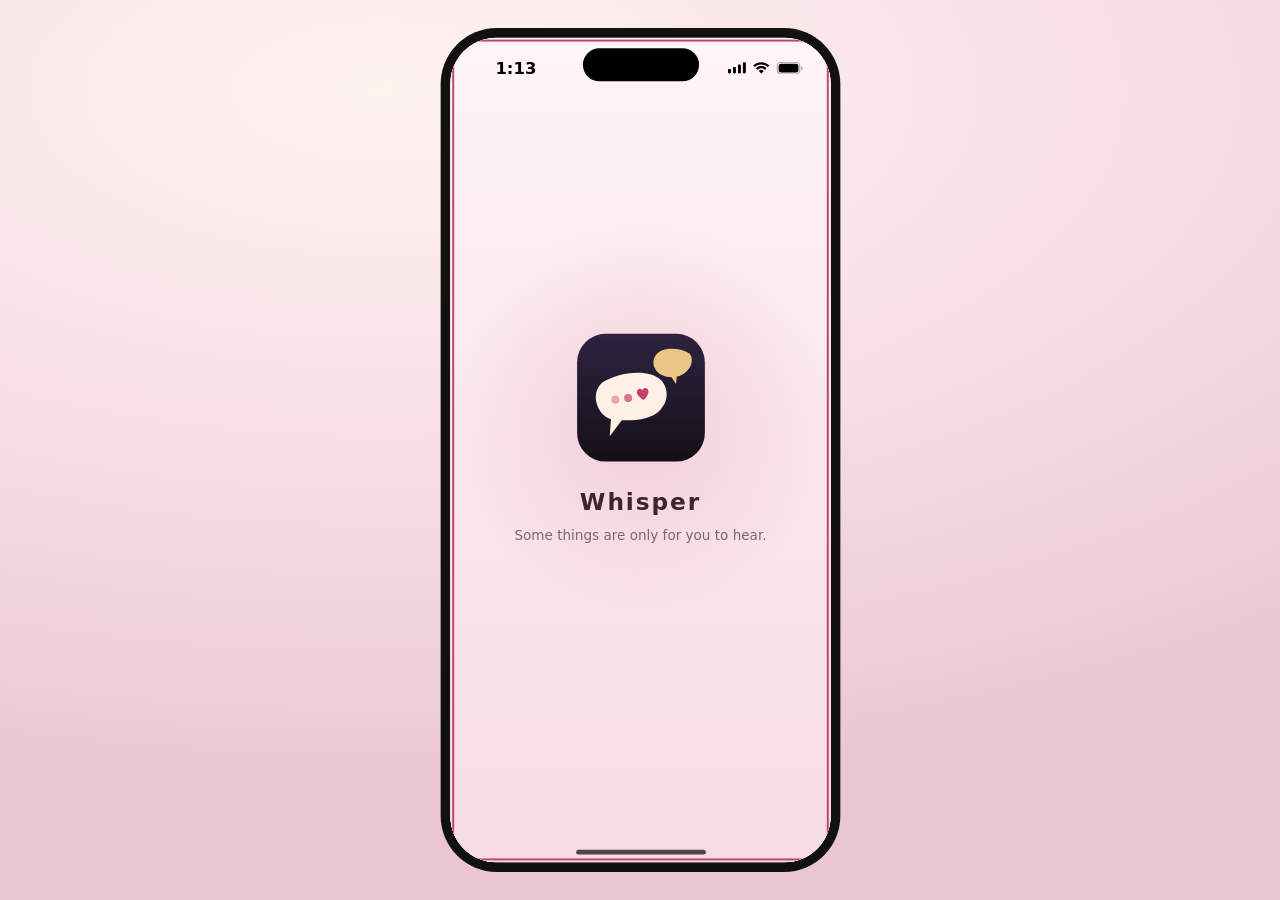
<file: index.html>
<!doctype html>
<html lang="zh-CN" data-theme="day">
<head>
<meta charset="utf-8">
<meta name="viewport" content="width=device-width, initial-scale=1, viewport-fit=cover, interactive-widget=resizes-content">
<title>悄悄话 Whisper</title>
<meta name="description" content="AI 陪伴玩具配套 App 演示 · Companion app demo for the AI Companion Toy">
<meta name="theme-color" content="#17141A" media="(prefers-color-scheme: dark)">
<meta name="theme-color" content="#FFF4F6" media="(prefers-color-scheme: light)">
<meta name="apple-mobile-web-app-capable" content="yes">
<meta name="mobile-web-app-capable" content="yes">
<meta name="apple-mobile-web-app-status-bar-style" content="black-translucent">
<meta name="apple-mobile-web-app-title" content="悄悄话">
<link rel="manifest" href="manifest.webmanifest">
<link rel="icon" href="icons/icon-192.png">
<link rel="apple-touch-icon" href="icons/apple-touch-icon.png">
<link rel="stylesheet" href="css/app.css?v=36">
<script>
  // Apply the saved theme before first paint to avoid a flash.
  try {
    var s = JSON.parse(localStorage.getItem('whisper.v1') || 'null');
    var th = s && s.settings && s.settings.theme || 'system';
    if (th === 'system') th = matchMedia('(prefers-color-scheme: dark)').matches ? 'night' : 'day';
    document.documentElement.dataset.theme = th;
  } catch (e) {}
</script>
</head>
<body>
<svg width="0" height="0" style="position:absolute" aria-hidden="true">
  <defs>
    <mask id="m-chars-back" maskUnits="userSpaceOnUse" x="0" y="0" width="24" height="24">
      <rect width="24" height="24" fill="#fff"/>
      <circle cx="9" cy="7.25" r="3.25" fill="#000" stroke="#000" stroke-width="6"/>
      <path d="M3 20.5a6 6 0 0 1 12 0z" fill="#000" stroke="#000" stroke-width="6" stroke-linejoin="round"/>
    </mask>
    <clipPath id="c-me"><circle cx="12" cy="12" r="8"/></clipPath>
  </defs>
  <symbol id="n-chat" viewBox="0 0 24 24">
    <path d="M6 4h12a3 3 0 0 1 3 3v7a3 3 0 0 1-3 3h-6.5L7 21v-4H6a3 3 0 0 1-3-3V7a3 3 0 0 1 3-3z" style="fill:var(--ic-fill);stroke:currentColor;stroke-width:2;stroke-linejoin:round"/>
    <circle cx="8" cy="10.5" r="1.25" style="fill:var(--ic-detail)"/><circle cx="12" cy="10.5" r="1.25" style="fill:var(--ic-detail)"/><circle cx="16" cy="10.5" r="1.25" style="fill:var(--ic-detail)"/>
  </symbol>
  <symbol id="n-chars" viewBox="0 0 24 24">
    <g mask="url(#m-chars-back)"><circle cx="15" cy="7.25" r="3.25" style="fill:var(--ic-fill);stroke:currentColor;stroke-width:2"/><path d="M9 20.5a6 6 0 0 1 12 0z" style="fill:var(--ic-fill);stroke:currentColor;stroke-width:2;stroke-linejoin:round"/></g>
    <circle cx="9" cy="7.25" r="3.25" style="fill:var(--ic-fill);stroke:currentColor;stroke-width:2"/><path d="M3 20.5a6 6 0 0 1 12 0z" style="fill:var(--ic-fill);stroke:currentColor;stroke-width:2;stroke-linejoin:round"/>
  </symbol>
  <symbol id="n-toy" viewBox="0 0 24 24">
    <path d="M12 20L4.481 12.552A5 5 0 1 1 12 6a5 5 0 1 1 7.519 6.552z" style="fill:var(--ic-fill);stroke:currentColor;stroke-width:2;stroke-linejoin:round"/>
  </symbol>
  <symbol id="n-me" viewBox="0 0 24 24">
    <circle cx="12" cy="12" r="9" style="fill:var(--ic-fill);stroke:currentColor;stroke-width:2"/>
    <circle cx="12" cy="9.75" r="2.75" style="fill:none;stroke:var(--ic-detail);stroke-width:2"/>
    <path d="M7 21.5V19a2.5 2.5 0 0 1 2.5-2.5h5A2.5 2.5 0 0 1 17 19v2.5" clip-path="url(#c-me)" style="fill:none;stroke:var(--ic-detail);stroke-width:2;stroke-linecap:round"/>
  </symbol>
  <symbol id="i-back" viewBox="0 0 24 24"><path d="M15 5l-7 7 7 7" fill="none" stroke="currentColor" stroke-width="2.2" stroke-linecap="round" stroke-linejoin="round"/></symbol>
  <symbol id="i-more" viewBox="0 0 24 24"><g fill="currentColor"><circle cx="5.5" cy="12" r="1.8"/><circle cx="12" cy="12" r="1.8"/><circle cx="18.5" cy="12" r="1.8"/></g></symbol>
  <symbol id="i-mic" viewBox="0 0 24 24"><g fill="none" stroke="currentColor" stroke-width="2" stroke-linecap="round"><circle cx="12" cy="12" r="9.5"/><rect x="9.5" y="6" width="5" height="8.5" rx="2.5"/><path d="M7.5 12.5a4.5 4.5 0 0 0 9 0M12 17v1.5"/></g></symbol>
  <symbol id="i-kbd" viewBox="0 0 24 24"><g fill="none" stroke="currentColor" stroke-width="2" stroke-linecap="round"><circle cx="12" cy="12" r="9.5"/><path d="M7.5 9.5h.01M10.5 9.5h.01M13.5 9.5h.01M16.5 9.5h.01M7.5 12.5h.01M10.5 12.5h.01M13.5 12.5h.01M16.5 12.5h.01M9 15.5h6"/></g></symbol>
  <symbol id="i-plus" viewBox="0 0 24 24"><g fill="none" stroke="currentColor" stroke-width="2" stroke-linecap="round"><circle cx="12" cy="12" r="9.5"/><path d="M12 7.5v9M7.5 12h9"/></g></symbol>
  <symbol id="i-x" viewBox="0 0 24 24"><path d="M6 6l12 12M18 6L6 18" fill="none" stroke="currentColor" stroke-width="2" stroke-linecap="round"/></symbol>
  <symbol id="i-text" viewBox="0 0 24 24"><path d="M4 6h16M4 12h16M4 18h10" fill="none" stroke="currentColor" stroke-width="2" stroke-linecap="round"/></symbol>
  <symbol id="i-search" viewBox="0 0 24 24"><g fill="none" stroke="currentColor" stroke-width="2" stroke-linecap="round"><circle cx="11" cy="11" r="6.5"/><path d="M16 16l4 4"/></g></symbol>
</svg>
<div id="device">
  <span class="sbtn l" style="top:165px;height:32px"></span><span class="sbtn l" style="top:232px;height:62px"></span><span class="sbtn l" style="top:308px;height:62px"></span><span class="sbtn r" style="top:262px;height:98px"></span>
  <div id="screen">
    <div id="statusbar" aria-hidden="true">
      <span class="sb-l"><span id="sb-time">9:41</span></span>
      <svg class="sb-r" width="104" height="22" viewBox="0 0 104 22" fill="none">
        <path d="M31.3472 6.46481C31.3472 5.86944 30.8887 5.38679 30.3231 5.38679H29.2992C28.7337 5.38679 28.2752 5.86944 28.2752 6.46481V15.8076C28.2752 16.403 28.7337 16.8856 29.2992 16.8856H30.3231C30.8887 16.8856 31.3472 16.403 31.3472 15.8076V6.46481ZM24.2104 7.68656H25.2345C25.8 7.68656 26.2584 8.18079 26.2584 8.79046V15.7818C26.2584 16.3914 25.8 16.8856 25.2345 16.8856H24.2104C23.6449 16.8856 23.1864 16.3914 23.1864 15.7818V8.79046C23.1864 8.18079 23.6449 7.68656 24.2104 7.68656ZM20.0519 10.178H19.0279C18.4624 10.178 18.0039 10.6785 18.0039 11.2959V15.7677C18.0039 16.3851 18.4624 16.8856 19.0279 16.8856H20.0519C20.6175 16.8856 21.0759 16.3851 21.0759 15.7677V11.2959C21.0759 10.6785 20.6175 10.178 20.0519 10.178ZM14.9632 12.4778H13.9392C13.3736 12.4778 12.9152 12.9711 12.9152 13.5797V15.7837C12.9152 16.3923 13.3736 16.8856 13.9392 16.8856H14.9632C15.5287 16.8856 15.9872 16.3923 15.9872 15.7837V13.5797C15.9872 12.9711 15.5287 12.4778 14.9632 12.4778Z" fill-rule="evenodd" clip-rule="evenodd" fill="currentColor"/>
        <path d="M47.2777 7.6747C49.6463 7.6748 51.9242 8.54924 53.6407 10.1173C53.7701 10.2383 53.9766 10.2368 54.1039 10.1139L55.3396 8.91567C55.404 8.85331 55.4399 8.76884 55.4395 8.68094C55.4389 8.59305 55.4019 8.50899 55.3367 8.44736C50.8313 4.29868 43.7235 4.29868 39.2181 8.44736C39.1528 8.50894 39.1158 8.59298 39.1152 8.68088C39.1146 8.76877 39.1505 8.85326 39.2149 8.91567L40.4508 10.1139C40.5781 10.237 40.7848 10.2385 40.914 10.1173C42.6308 8.54913 44.909 7.6747 47.2777 7.6747ZM47.2746 11.6769C48.5672 11.6768 49.8136 12.1621 50.7718 13.0385C50.9013 13.1629 51.1055 13.1602 51.2319 13.0324L52.4577 11.7813C52.5222 11.7157 52.5581 11.6266 52.5572 11.5341C52.5562 11.4416 52.5186 11.3533 52.4527 11.2891C49.535 8.54758 45.0166 8.54758 42.0988 11.2891C42.0329 11.3533 41.9953 11.4417 41.9944 11.5342C41.9936 11.6268 42.0295 11.7158 42.0942 11.7813L43.3198 13.0324C43.4461 13.1602 43.6502 13.1629 43.7798 13.0385C44.7373 12.1627 45.9828 11.6775 47.2746 11.6769ZM49.6786 14.3261C49.6804 14.426 49.6451 14.5224 49.581 14.5924L47.5082 16.9203C47.4474 16.9887 47.3646 17.0272 47.2781 17.0272C47.1917 17.0272 47.1088 16.9887 47.0481 16.9203L44.9749 14.5924C44.9108 14.5223 44.8756 14.426 44.8775 14.326C44.8794 14.2261 44.9182 14.1315 44.9849 14.0646C46.3087 12.8186 48.2475 12.8186 49.5714 14.0646C49.638 14.1316 49.6767 14.2262 49.6786 14.3261Z" fill-rule="evenodd" clip-rule="evenodd" fill="currentColor"/>
        <mask id="sb-batt-mask" style="mask-type:luminance" maskUnits="userSpaceOnUse" x="63" y="5" width="25" height="13"><path d="M63.2568 11.5C63.2568 9.4495 63.2568 8.42425 63.5911 7.61825C64.0161 6.59368 64.8123 5.7779 65.8123 5.34251C66.5989 5 67.5996 5 69.6008 5H81.3129C83.3142 5 84.3148 5 85.1015 5.34251C86.1014 5.7779 86.8976 6.59368 87.3226 7.61825C87.6569 8.42425 87.6569 9.4495 87.6569 11.5C87.6569 13.5505 87.6569 14.5757 87.3226 15.3818C86.8976 16.4063 86.1014 17.2221 85.1015 17.6575C84.3148 18 83.3142 18 81.3129 18H69.6008C67.5996 18 66.5989 18 65.8123 17.6575C64.8123 17.2221 64.0161 16.4063 63.5911 15.3818C63.2568 14.5757 63.2568 13.5505 63.2568 11.5Z" fill="white"/></mask><g mask="url(#sb-batt-mask)"><path opacity="0.35" d="M69.6008 18H81.3129C83.3142 18 84.3148 18 85.1014 17.6575C86.1014 17.2221 86.8976 16.4063 87.3226 15.3817C87.6569 14.5757 87.6569 13.5505 87.6569 11.5C87.6569 9.4495 87.6569 8.42425 87.3226 7.61825C86.8976 6.59368 86.1014 5.7779 85.1014 5.34251C84.3148 5 83.3142 5 81.3129 5H69.6008C67.5996 5 66.5989 5 65.8123 5.34251C64.8123 5.7779 64.0161 6.59368 63.5911 7.61825C63.2568 8.42425 63.2568 9.4495 63.2568 11.5C63.2568 13.5505 63.2568 14.5757 63.5911 15.3817C64.0161 16.4063 64.8123 17.2221 65.8123 17.6575C66.5989 18 67.5996 18 69.6008 18Z" stroke-width="2" stroke="currentColor"/></g>
        <path opacity="0.4" d="M88.6329 9.78125V13.8567C89.4183 13.5115 89.929 12.7086 89.929 11.819C89.929 10.9294 89.4183 10.1264 88.6329 9.78125Z" fill="currentColor"/>
        <rect id="sb-batt" x="65.21" y="7" width="20.5" height="9" rx="2.6" fill="currentColor"/>
      </svg>
    </div>
    <div class="island"></div>
    <div id="app"></div>
    <div class="home-ind"></div>
  </div>
</div>
<input type="file" id="f-album" accept="image/*" hidden>
<input type="file" id="f-camera" accept="image/*" capture="environment" hidden>
<input type="file" id="f-avatar" accept="image/*" hidden>
<input type="file" id="f-avatar-cam" accept="image/*" capture="user" hidden>
<script src="js/device.js?v=36"></script>
<script type="module" src="js/app.js?v=36"></script>
</body>
</html>
</file>
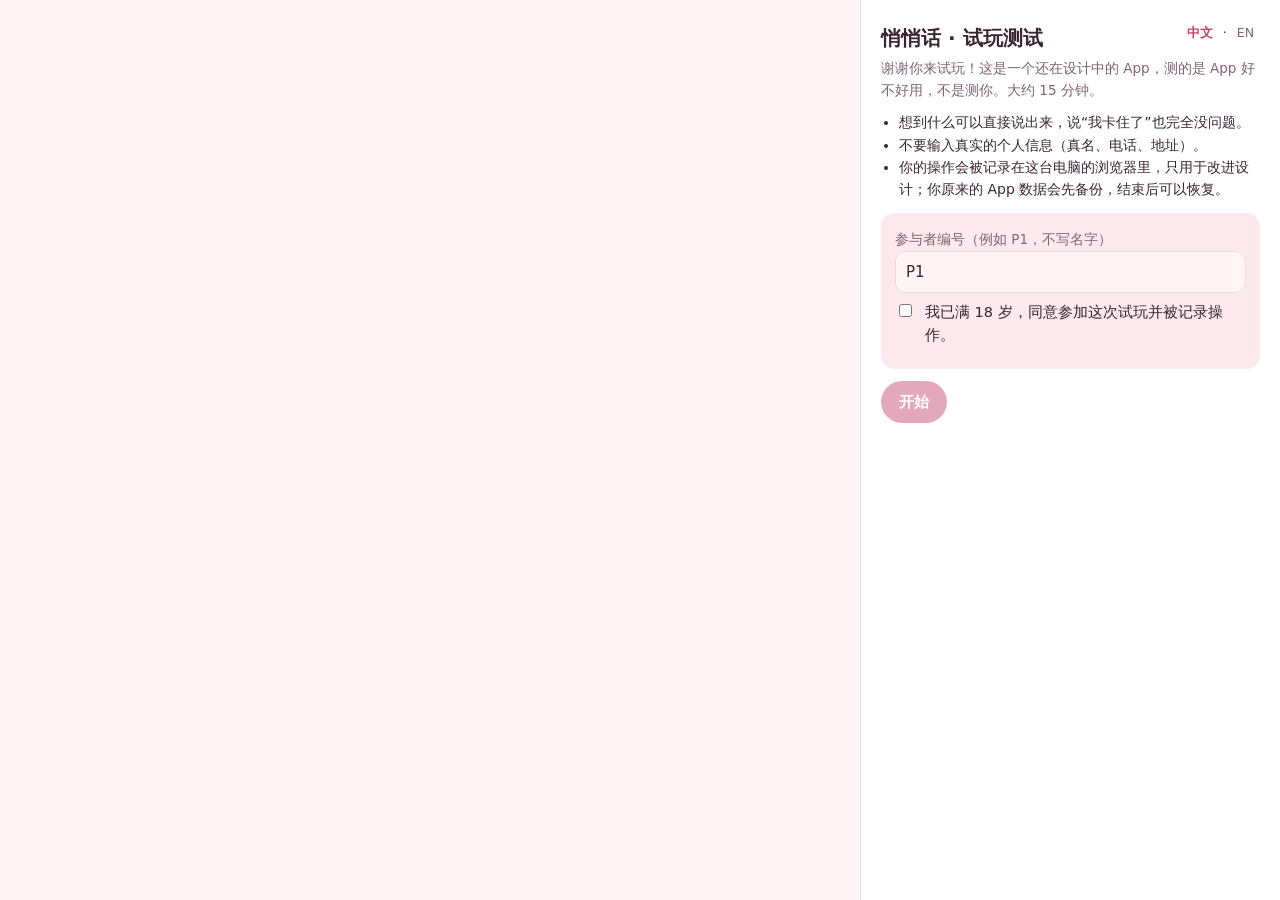
<file: test.html>
<!doctype html>
<html lang="zh-Hans">
<head>
<meta charset="utf-8">
<meta name="viewport" content="width=device-width, initial-scale=1, viewport-fit=cover">
<meta name="robots" content="noindex, nofollow">
<title>试玩测试 · 悄悄话</title>
<style>
  :root { --bg: #FFF4F6; --card: #FFFFFF; --ink: #3A2530; --muted: #7F6370; --line: #F2D9E0; --soft: #FBE9EE; --acc: #C2416A; --on-acc: #FFFFFF; --ok: #2E7D5B; color-scheme: light; }
  @media (prefers-color-scheme: dark) { :root { --bg: #17141A; --card: #211D25; --ink: #EEE8F0; --muted: #A79EAB; --line: #3A3340; --soft: #2B2630; --acc: #E07A88; --on-acc: #17141A; --ok: #7FD1A8; color-scheme: dark; } }
  * { box-sizing: border-box; }
  html, body { margin: 0; height: 100%; }
  body { background: var(--bg); color: var(--ink); font: 15px/1.6 -apple-system, BlinkMacSystemFont, "Segoe UI", "PingFang SC", "Microsoft YaHei", system-ui, sans-serif; }
  .layout { display: grid; grid-template-columns: minmax(0, 1fr) minmax(320px, 420px); height: 100%; }
  .stage { position: relative; min-width: 0; }
  .stage iframe { width: 100%; height: 100%; border: 0; display: block; }
  .stage .cover { position: absolute; inset: 0; display: grid; place-items: center; background: var(--bg); color: var(--muted); padding: 24px; text-align: center; }
  .stage .cover[hidden] { display: none; }   /* display:grid above would otherwise override the hidden attribute */
  aside { border-left: 1px solid var(--line); background: var(--card); overflow-y: auto; padding: 22px 20px 40px; }
  h1 { font-size: 20px; margin: 0 0 4px; }
  h2 { font-size: 16px; margin: 0 0 8px; }
  p { margin: 0 0 10px; }
  .muted { color: var(--muted); font-size: 13.5px; }
  .step { font-size: 12px; color: var(--acc); font-weight: 700; letter-spacing: .04em; margin-bottom: 6px; }
  .box { background: var(--soft); border-radius: 14px; padding: 14px; margin: 12px 0; }
  ul.rules { margin: 6px 0 10px; padding-left: 18px; font-size: 14px; }
  label.row { display: flex; gap: 10px; align-items: flex-start; margin: 8px 0; cursor: pointer; font-size: 14.5px; }
  input[type=text], textarea { width: 100%; font: inherit; color: var(--ink); background: var(--bg); border: 1px solid var(--line); border-radius: 10px; padding: 8px 10px; }
  textarea { min-height: 80px; }
  .btn { display: inline-block; font: inherit; font-weight: 600; border: 0; border-radius: 99px; padding: 9px 18px; background: var(--acc); color: var(--on-acc); cursor: pointer; }
  .btn.ghost { background: var(--soft); color: var(--ink); font-weight: 500; }
  .btn:disabled { opacity: .45; cursor: default; }
  .acts { display: flex; gap: 8px; flex-wrap: wrap; margin-top: 12px; }
  .done { color: var(--ok); font-weight: 600; font-size: 14px; }
  .scale { display: flex; gap: 6px; margin: 6px 0 14px; }
  .scale label { flex: 1; text-align: center; border: 1px solid var(--line); border-radius: 10px; padding: 6px 0; cursor: pointer; font-size: 14px; }
  .scale input { display: none; }
  .scale input:checked + span { color: var(--acc); font-weight: 700; }
  .scale label:has(input:checked) { border-color: var(--acc); background: var(--soft); }
  .ends { display: flex; justify-content: space-between; font-size: 12px; color: var(--muted); margin-top: -10px; margin-bottom: 14px; }
  .quote { background: var(--bg); border: 1px solid var(--line); border-radius: 12px; padding: 10px 12px; margin: 8px 0; }
  .lang { float: right; font-size: 12.5px; }
  .lang button { border: 0; background: none; color: var(--muted); cursor: pointer; font: inherit; }
  .lang button.on { color: var(--acc); font-weight: 700; }
  pre { white-space: pre-wrap; word-break: break-all; font-size: 11.5px; background: var(--bg); border: 1px solid var(--line); border-radius: 10px; padding: 10px; max-height: 260px; overflow: auto; }
  :focus-visible { outline: 2px solid var(--acc); outline-offset: 2px; }
  @media (max-width: 820px) { .layout { grid-template-columns: minmax(0, 1fr); grid-template-rows: 62vh auto; height: auto; } .stage { height: 62vh; } aside { border-left: 0; border-top: 1px solid var(--line); } }
</style>
</head>
<body>
<div class="layout">
  <div class="stage"><iframe id="app" title="悄悄话 App" allow="microphone; camera"></iframe><div class="cover" id="cover"></div></div>
  <aside id="panel" aria-live="polite"></aside>
</div>
<script type="module">
// Play test for the Whisper companion app. Everything stays in this browser: the tester's own
// app data is backed up before the test and can be restored at the end.
import { CHARACTERS } from './js/data.js?v=36';

const APP_KEY = 'whisper.v1', BACKUP_KEY = 'whisper.v1.before-test', LOG_KEY = 'whisper.test.logs';
const MEM_ID = 'fixture-strawberry';
let lang = 'zh';
const T = {
  zh: {
    title: '悄悄话 · 试玩测试', intro: '谢谢你来试玩！这是一个还在设计中的 App，测的是 App 好不好用，不是测你。大约 15 分钟。',
    rules: ['想到什么可以直接说出来，说“我卡住了”也完全没问题。', '不要输入真实的个人信息（真名、电话、地址）。', '你的操作会被记录在这台电脑的浏览器里，只用于改进设计；你原来的 App 数据会先备份，结束后可以恢复。'],
    pid: '参与者编号（例如 P1，不写名字）', consent: '我已满 18 岁，同意参加这次试玩并被记录操作。', start: '开始',
    t1: '任务 1 / 3', t1q: '道允记错了一件事：他以为你喜欢草莓。请在 App 里把这条记忆改对，或者删掉。', t1done: '完成了',
    t2: '任务 2 / 3', t2q: '现在你和道允是什么关系阶段？在 App 里找到答案，然后在下面选择。', stages: ['初识', '熟悉', '暧昧', '心意相通'], next: '下一步', skip: '跳过这个任务',
    t3: '任务 3 / 3', t3q: '分别给道允和温叙发一句“今天好累”。两个人都回复以后，下面会出现两句回复（不写名字）。', t3wait: '等两个人都回复……', t3pick: '你觉得哪一句是道允说的？', a: '回复 A', b: '回复 B', sure: '你有多确定？',
    q: '最后几个问题', q1: '我能看懂他现在和我是什么关系。', q2: '我能分清两个角色说话的不同。', q3: '我觉得自己能控制他记住什么。', agree: ['完全不同意', '完全同意'],
    open: '哪一刻让你觉得他像一个真的人？哪一刻让你出戏？', finish: '提交',
    thanks: '谢谢你！测试结束了。', export: '把下面的记录发给 Wei（复制或截图都可以）。', copy: '复制记录', copied: '已复制', csv: '复制为表格一行', restore: '恢复我原来的 App 数据', restored: '已恢复', again: '下一位参与者',
    loading: '正在准备测试用的 App……', s: '秒', slow: 'App 还没显示出来。可以再等几秒，或者刷新这个页面重试。', openNew: '在新窗口打开 App 看看能不能用 ↗', err: '准备测试场景时出错了，请把下面这行发给 Wei：',
  },
  en: {
    title: 'Whisper · play test', intro: 'Thanks for trying the app! It is still being designed, and we are testing the app, not you. About 15 minutes.',
    rules: ['Think out loud. Saying “I’m stuck” is completely fine.', 'Please don’t type real personal details (real name, phone, address).', 'Your actions are logged in this browser only, to improve the design. Your own app data is backed up first and can be restored at the end.'],
    pid: 'Participant ID (e.g. P1, no names)', consent: 'I am 18 or older and agree to take part and have my actions logged.', start: 'Start',
    t1: 'Task 1 / 3', t1q: 'Doyun remembers something wrong: he thinks you like strawberries. Fix that memory in the app, or delete it.', t1done: 'Done',
    t2: 'Task 2 / 3', t2q: 'What relationship stage are you at with Doyun? Find it in the app, then choose below.', stages: ['Strangers', 'Friends', 'Something more', 'Mutual'], next: 'Next', skip: 'Skip this task',
    t3: 'Task 3 / 3', t3q: 'Send “so tired today” to both Doyun and Wen Xu. Once both have replied, their two replies appear below without names.', t3wait: 'Waiting for both replies…', t3pick: 'Which one do you think is Doyun?', a: 'Reply A', b: 'Reply B', sure: 'How sure are you?',
    q: 'A few last questions', q1: 'I can tell what our relationship stage is.', q2: 'I can tell the two characters apart by how they talk.', q3: 'I feel in control of what he remembers.', agree: ['Strongly disagree', 'Strongly agree'],
    open: 'When did he feel like a real person? When did it break the spell?', finish: 'Submit',
    thanks: 'Thank you! The test is over.', export: 'Send this record to Wei (copy or screenshot).', copy: 'Copy record', copied: 'Copied', csv: 'Copy as a table row', restore: 'Restore my own app data', restored: 'Restored', again: 'Next participant',
    loading: 'Preparing the test app…', s: 's', slow: 'The app hasn’t appeared yet. Wait a few more seconds, or reload this page.', openNew: 'Open the app in a new tab to check it works ↗', err: 'Something went wrong preparing the test. Please send this line to Wei:',
  },
};
const t = k => T[lang][k];
const $ = s => document.querySelector(s);
const panel = $('#panel'), frame = $('#app'), cover = $('#cover');
const esc = s => String(s ?? '').replace(/[&<>"]/g, c => ({ '&': '&amp;', '<': '&lt;', '>': '&gt;', '"': '&quot;' }[c]));
const app = () => { try { return JSON.parse(localStorage.getItem(APP_KEY) || 'null'); } catch (e) { return null; } };

let log = null;               // the current participant's record
let taskT0 = 0, screens = [], lastHash = '', poll = null, t3Start = 0, t3Pair = null;
const now = () => Date.now();
function event(type, data = {}) { if (log) log.events.push({ t: Math.round((now() - log.started) / 100) / 10, type, ...data }); }

// ---------- the test scenario ----------
// A fresh app state: onboarded, Doyun on the toy at "Friends" with one wrong memory, Wen Xu added,
// proactive messages and auto-play off so nothing interrupts a task.
async function loadFixture() {
  try { const cur = localStorage.getItem(APP_KEY); if (cur && !localStorage.getItem(BACKUP_KEY)) localStorage.setItem(BACKUP_KEY, cur); } catch (e) {}
  localStorage.removeItem(APP_KEY);
  const store = await import('./js/store.js?v=36&fixture=' + now());
  store.update(s => {
    s.onboarded = true;
    s.settings.lang = lang; s.settings.autoplay = false; s.settings.proactive = false; s.settings.aiMode = 'demo';
    s.profile.name = log.pid;
    s.toy.charId = 'doyun'; s.face.charId = 'doyun';
    for (const id of Object.keys(s.chars)) { s.chars[id].pinned = id === 'doyun'; s.chars[id].unread = 0; s.messages[id] = []; }
    Object.assign(s.chars.doyun, { owned: true, affinity: 34, memories: [{ id: MEM_ID, kind: 'like', value: lang === 'zh' ? '草莓' : 'strawberries', text: lang === 'zh' ? '喜欢草莓' : 'Likes strawberries', ts: now() }] });
    Object.assign(s.chars.wenxu, { owned: true, affinity: 34, metAt: now() - 8 * 864e5 });
  });
  await new Promise(r => setTimeout(r, 400));     // the store writes after 120 ms
}
// The cover comes off as soon as the app has drawn its first screen; the iframe's load event is
// only a backup (it can arrive very late, or not at all, in some browsers).
let coverTimer = null;
function openApp() {
  cover.hidden = false; cover.textContent = t('loading');
  clearInterval(coverTimer);
  const done = () => { clearInterval(coverTimer); cover.hidden = true; };
  frame.onload = done;
  frame.src = './index.html?frame=0&nosplash=1&lang=' + lang + '&r=' + now() + '#/chats';
  const t0 = now();
  coverTimer = setInterval(() => {
    try {
      const root = frame.contentDocument && frame.contentDocument.getElementById('app');
      if (root && root.children.length) return done();
    } catch (e) {}
    if (now() - t0 > 6000 && !cover.querySelector('a')) {
      cover.innerHTML = `${esc(t('slow'))}<br><a href="./index.html" target="_blank" rel="noopener">${esc(t('openNew'))}</a>`;
      event('app-slow');
    }
  }, 250);
}
function watch(check) {
  clearInterval(poll);
  poll = setInterval(() => {
    try { const h = frame.contentWindow.location.hash; if (h && h !== lastHash) { lastHash = h; screens.push(h); event('screen', { hash: h }); } } catch (e) {}
    check && check();
  }, 400);
}
function startTask(name) { taskT0 = now(); screens = []; event('task-start', { task: name }); }
function endTask(name, extra) {
  const r = { task: name, seconds: Math.round((now() - taskT0) / 100) / 10, screens: screens.length, path: screens.slice(0, 30), ...extra };
  log.tasks.push(r); event('task-end', r); return r;
}

// ---------- screens of the panel ----------
function intro() {
  clearInterval(poll); cover.hidden = false; cover.textContent = ''; frame.removeAttribute('src');
  panel.innerHTML = `<div class="lang"><button data-l="zh" class="${lang === 'zh' ? 'on' : ''}">中文</button> · <button data-l="en" class="${lang === 'en' ? 'on' : ''}">EN</button></div>
    <h1>${t('title')}</h1><p class="muted">${t('intro')}</p>
    <ul class="rules">${t('rules').map(r => `<li>${r}</li>`).join('')}</ul>
    <div class="box"><label for="pid" class="muted">${t('pid')}</label><input id="pid" type="text" maxlength="12" value="P${(readLogs().length || 0) + 1}">
    <label class="row"><input type="checkbox" id="ok"><span>${t('consent')}</span></label></div>
    <button class="btn" id="go" disabled>${t('start')}</button>`;
  panel.querySelectorAll('[data-l]').forEach(b => b.onclick = () => { lang = b.dataset.l; intro(); });
  $('#ok').onchange = () => { $('#go').disabled = !$('#ok').checked; };
  $('#go').onclick = async () => {
    log = { pid: ($('#pid').value || 'P').trim().slice(0, 12), lang, started: now(), startedAt: new Date().toISOString(), ua: navigator.userAgent, tasks: [], answers: {}, events: [] };
    event('consent');
    try { await loadFixture(); }
    catch (e) {
      // show what went wrong instead of hanging on the loading screen
      panel.insertAdjacentHTML('beforeend', `<p class="muted" style="color:var(--acc)">${esc(t('err'))}<br><code>${esc(e && (e.message || e))}</code></p>`);
      return;
    }
    openApp(); task1();
  };
}

function task1() {
  startTask('fix-memory');
  panel.innerHTML = `<div class="step">${t('t1')}</div><h2>${t('t1q')}</h2>
    <p class="done" id="st" hidden></p><div class="acts"><button class="btn ghost" id="skip">${t('skip')}</button></div>`;
  let finished = false;
  const finish = (how) => { if (finished) return; finished = true; endTask('fix-memory', { success: how !== 'skipped', how }); $('#st').hidden = false; $('#st').textContent = '✓ ' + t('t1done'); setTimeout(task2, 1200); };
  watch(() => {
    const s = app(); if (!s) return;
    const m = (s.chars.doyun.memories || []).find(x => x.id === MEM_ID);
    if (!m) finish('deleted');
    else if (!/草莓|strawberr/i.test(m.text)) finish('edited');
  });
  $('#skip').onclick = () => finish('skipped');
}

function task2() {
  startTask('find-stage');
  panel.innerHTML = `<div class="step">${t('t2')}</div><h2>${t('t2q')}</h2>
    ${t('stages').map((s, i) => `<label class="row"><input type="radio" name="stg" value="${i}"><span>${s}</span></label>`).join('')}
    <div class="acts"><button class="btn" id="nx" disabled>${t('next')}</button><button class="btn ghost" id="skip">${t('skip')}</button></div>`;
  watch();
  panel.querySelectorAll('[name=stg]').forEach(r => r.onchange = () => { $('#nx').disabled = false; });
  const go = (skipped) => {
    const v = panel.querySelector('[name=stg]:checked');
    const s = app(); const truth = s ? [0, 25, 50, 80].filter(x => s.chars.doyun.affinity >= x).length - 1 : 1;
    endTask('find-stage', { success: !skipped && v && +v.value === truth, answer: v ? +v.value : null, truth, skipped: !!skipped });
    task3();
  };
  $('#nx').onclick = () => go(false); $('#skip').onclick = () => go(true);
}

function task3() {
  startTask('tell-apart'); t3Start = now(); t3Pair = null;
  panel.innerHTML = `<div class="step">${t('t3')}</div><h2>${t('t3q')}</h2><p class="muted" id="wait">${t('t3wait')}</p><div id="pair"></div>
    <div class="acts"><button class="btn ghost" id="skip">${t('skip')}</button></div>`;
  const firstReply = (s, id) => (s.messages[id] || []).find(m => m.from === 'him' && m.ts >= t3Start && !m.proactive && !m.stageEvent);
  watch(() => {
    if (t3Pair) return;
    const s = app(); if (!s) return;
    const w = firstReply(s, 'doyun'), j = firstReply(s, 'wenxu');
    if (!w || !j) return;
    const wenFirst = Math.random() < 0.5;
    t3Pair = { A: wenFirst ? w.text : j.text, B: wenFirst ? j.text : w.text, mainIs: wenFirst ? 'A' : 'B' };
    $('#wait').hidden = true;
    $('#pair').innerHTML = `<div class="quote"><b>${t('a')}</b><br>${esc(t3Pair.A)}</div><div class="quote"><b>${t('b')}</b><br>${esc(t3Pair.B)}</div>
      <p><b>${t('t3pick')}</b></p><label class="row"><input type="radio" name="who" value="A"><span>${t('a')}</span></label><label class="row"><input type="radio" name="who" value="B"><span>${t('b')}</span></label>
      <p class="muted" style="margin-top:8px">${t('sure')}</p>${scale('sure3')}<div class="ends"><span>1</span><span>5</span></div>
      <button class="btn" id="nx" disabled>${t('next')}</button>`;
    panel.querySelectorAll('[name=who],[name=sure3]').forEach(r => r.onchange = () => { $('#nx').disabled = !(panel.querySelector('[name=who]:checked') && panel.querySelector('[name=sure3]:checked')); });
    $('#nx').onclick = () => {
      const who = panel.querySelector('[name=who]:checked').value;
      endTask('tell-apart', { success: who === t3Pair.mainIs, picked: who, mainIs: t3Pair.mainIs, sure: +panel.querySelector('[name=sure3]:checked').value, replies: t3Pair });
      survey();
    };
  });
  $('#skip').onclick = () => { endTask('tell-apart', { success: false, skipped: true }); survey(); };
}

function scale(name) { return `<div class="scale">${[1, 2, 3, 4, 5].map(n => `<label><input type="radio" name="${name}" value="${n}"><span>${n}</span></label>`).join('')}</div>`; }
function survey() {
  clearInterval(poll); event('survey');
  const item = (k) => `<p>${t(k)}</p>${scale(k)}<div class="ends"><span>${t('agree')[0]}</span><span>${t('agree')[1]}</span></div>`;
  panel.innerHTML = `<h2>${t('q')}</h2>${item('q1')}${item('q2')}${item('q3')}<p>${t('open')}</p><textarea id="open"></textarea>
    <div class="acts"><button class="btn" id="fin">${t('finish')}</button></div>`;
  $('#fin').onclick = () => {
    for (const k of ['q1', 'q2', 'q3']) { const v = panel.querySelector(`[name=${k}]:checked`); log.answers[k] = v ? +v.value : null; }
    log.answers.open = $('#open').value.trim();
    log.minutes = Math.round((now() - log.started) / 6000) / 10;
    event('finish'); saveLog(log); thanks();
  };
}

function readLogs() { try { return JSON.parse(localStorage.getItem(LOG_KEY) || '[]'); } catch (e) { return []; } }
function saveLog(l) { const all = readLogs(); all.push(l); try { localStorage.setItem(LOG_KEY, JSON.stringify(all)); } catch (e) {} }
function csvRow(l) {
  const tk = n => l.tasks.find(x => x.task === n) || {};
  const cells = [l.pid, l.startedAt, l.minutes,
    tk('fix-memory').success, tk('fix-memory').how, tk('fix-memory').seconds, tk('fix-memory').screens,
    tk('find-stage').success, tk('find-stage').seconds, tk('find-stage').screens,
    tk('tell-apart').success, tk('tell-apart').sure, tk('tell-apart').seconds,
    l.answers.q1, l.answers.q2, l.answers.q3, (l.answers.open || '').replace(/\s+/g, ' ')];
  return cells.map(c => `"${String(c ?? '').replace(/"/g, '""')}"`).join(',');
}
function thanks() {
  const rec = JSON.stringify({ ...log, events: log.events.length + ' events (kept on this device)' }, null, 2);
  panel.innerHTML = `<h2>${t('thanks')}</h2><p class="muted">${t('export')}</p><pre id="rec">${esc(rec)}</pre>
    <div class="acts"><button class="btn" id="cp">${t('copy')}</button><button class="btn ghost" id="csv">${t('csv')}</button></div>
    <div class="acts"><button class="btn ghost" id="rs">${t('restore')}</button><button class="btn ghost" id="ag">${t('again')}</button></div>`;
  const copy = async (text, btn) => { try { await navigator.clipboard.writeText(text); btn.textContent = t('copied'); } catch (e) { const r = document.createRange(); r.selectNodeContents($('#rec')); getSelection().removeAllRanges(); getSelection().addRange(r); } };
  $('#cp').onclick = e => copy(JSON.stringify(log, null, 2), e.target);
  $('#csv').onclick = e => copy(csvRow(log), e.target);
  $('#rs').onclick = e => { try { const b = localStorage.getItem(BACKUP_KEY); if (b) localStorage.setItem(APP_KEY, b); else localStorage.removeItem(APP_KEY); localStorage.removeItem(BACKUP_KEY); } catch (er) {} e.target.textContent = t('restored'); frame.removeAttribute('src'); cover.hidden = false; };
  $('#ag').onclick = () => { log = null; intro(); };
}

intro();
</script>
</body>
</html>
</file>
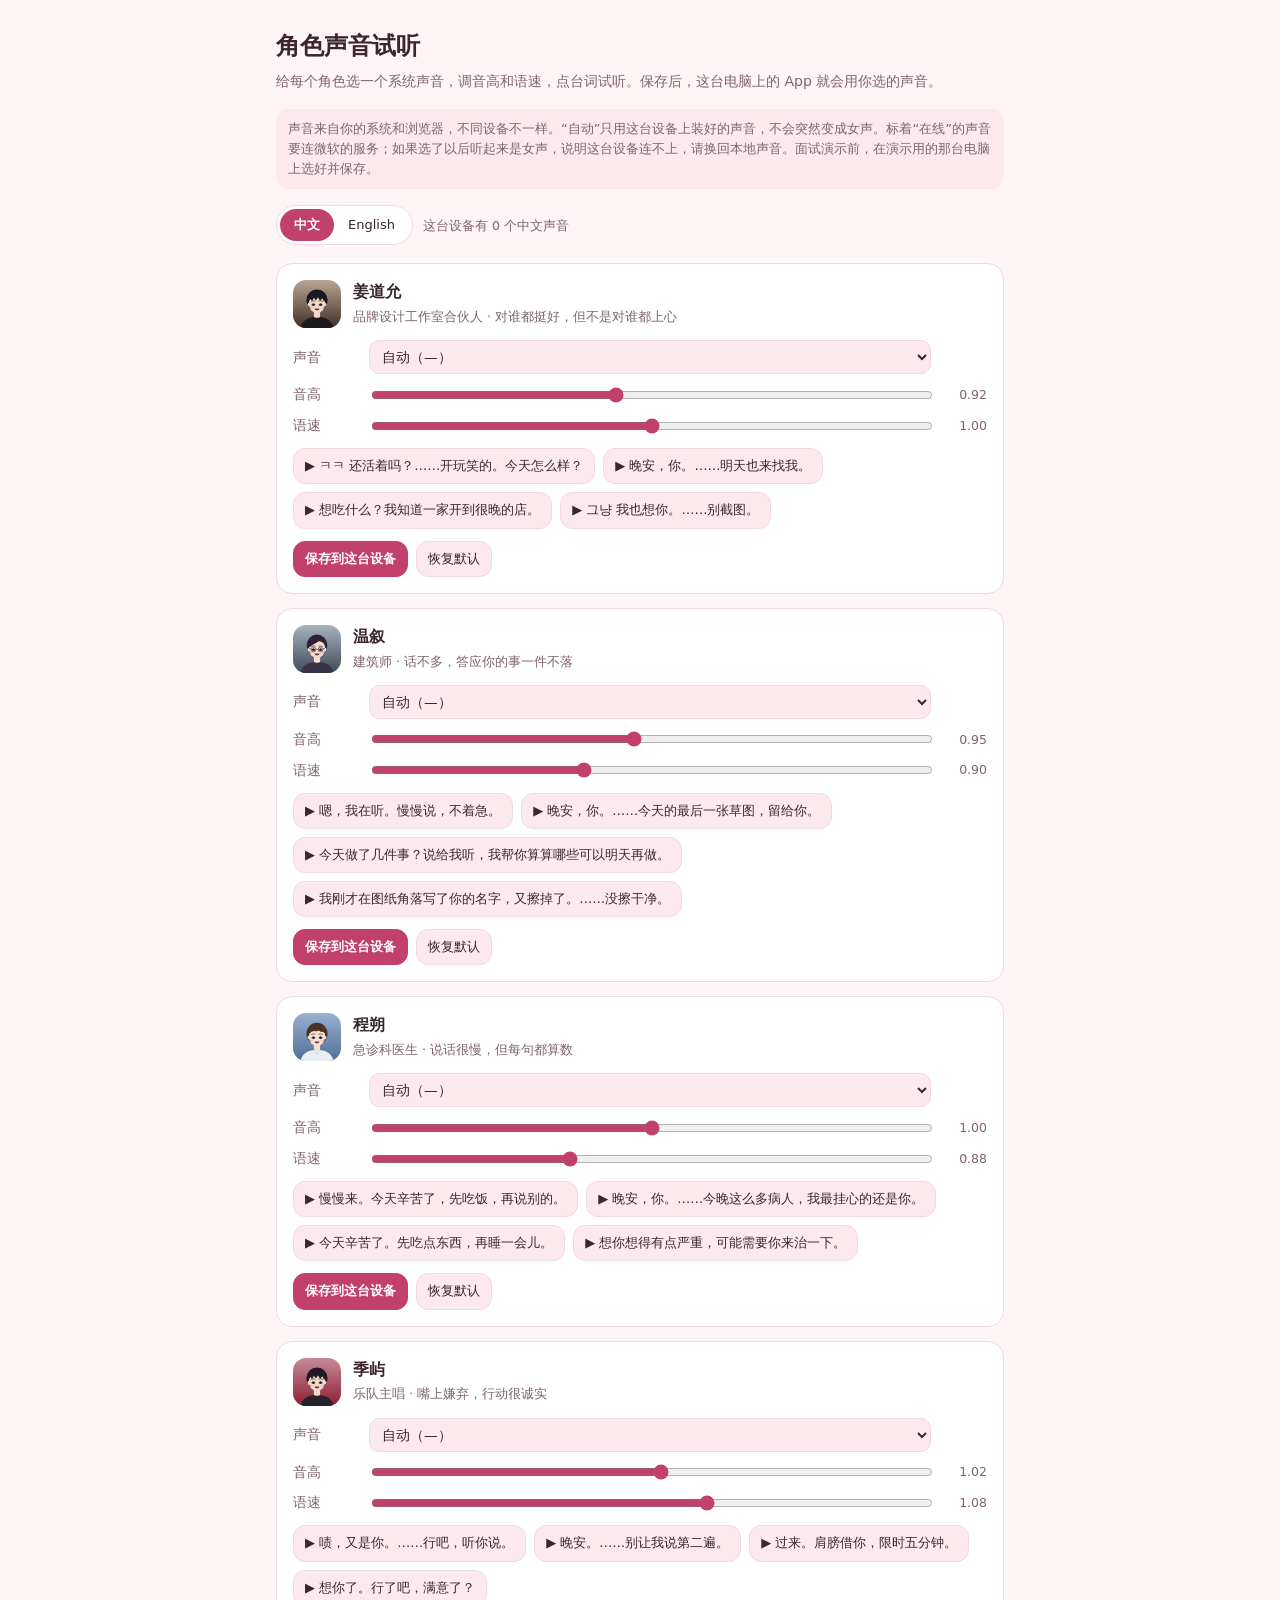
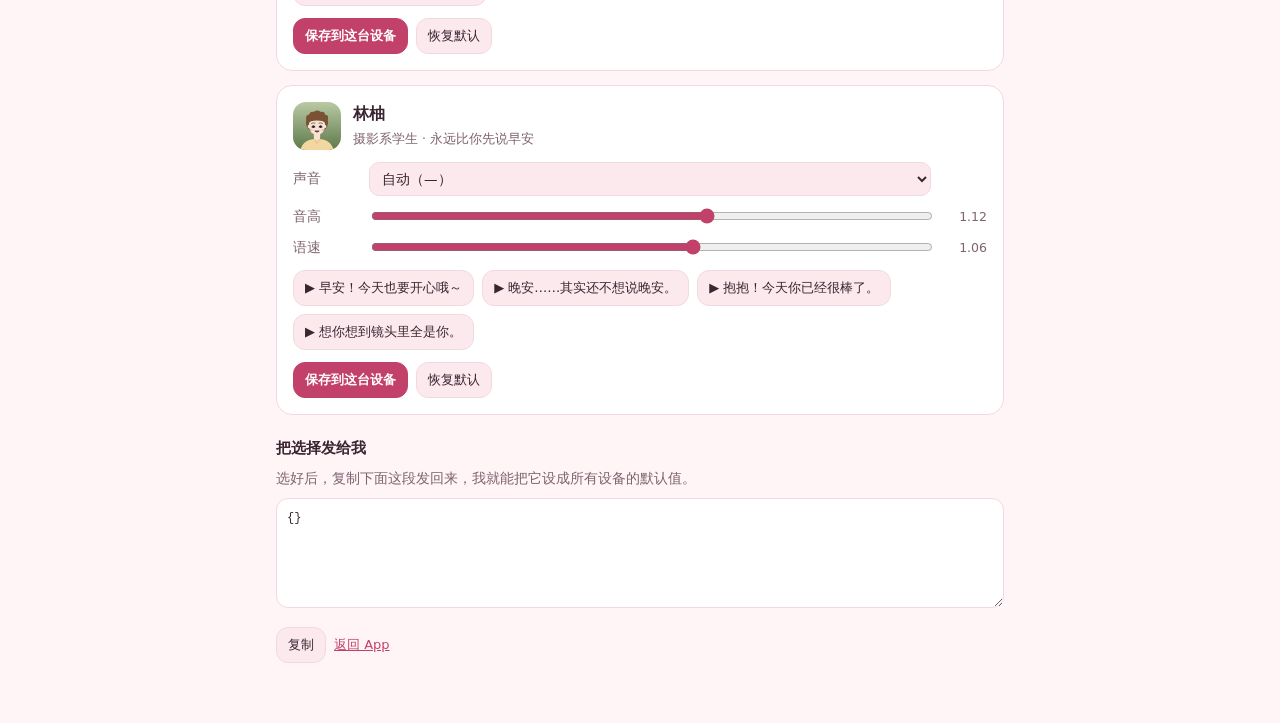
<file: voices.html>
<!doctype html>
<html lang="zh-Hans">
<head>
<meta charset="utf-8">
<meta name="viewport" content="width=device-width, initial-scale=1, viewport-fit=cover">
<meta name="robots" content="noindex">
<title>角色声音试听 · 悄悄话</title>
<style>
  /* same tokens as the app: day pink / night plum */
  :root { --bg: #FFF4F6; --card: #FFFFFF; --ink: #3A2530; --muted: #7F6370; --line: #F2D9E0; --soft: #FBE9EE; --acc: #C2416A; --on-acc: #FFFFFF; color-scheme: light; }
  @media (prefers-color-scheme: dark) { :root { --bg: #17141A; --card: #211D25; --ink: #EEE8F0; --muted: #A79EAB; --line: #3A3340; --soft: #2B2630; --acc: #E07A88; --on-acc: #17141A; color-scheme: dark; } }
  * { box-sizing: border-box; }
  body { margin: 0; background: var(--bg); color: var(--ink); font: 15px/1.55 -apple-system, BlinkMacSystemFont, "Segoe UI", "PingFang SC", "Microsoft YaHei", system-ui, sans-serif; }
  .wrap { max-width: 760px; margin: 0 auto; padding: 28px max(16px, env(safe-area-inset-right)) 60px max(16px, env(safe-area-inset-left)); }
  h1 { font-size: 24px; margin: 0 0 6px; }
  .lead { color: var(--muted); margin: 0 0 16px; font-size: 14px; }
  .bar { display: flex; flex-wrap: wrap; gap: 10px; align-items: center; margin-bottom: 18px; }
  .seg { display: inline-flex; background: var(--card); border: 1px solid var(--line); border-radius: 99px; padding: 3px; }
  .seg button { border: 0; background: none; color: var(--ink); padding: 6px 14px; border-radius: 99px; font: inherit; font-size: 13px; cursor: pointer; }
  .seg button.on { background: var(--acc); color: var(--on-acc); font-weight: 600; }
  .info { font-size: 12.5px; color: var(--muted); }
  .card { background: var(--card); border: 1px solid var(--line); border-radius: 16px; padding: 16px; margin-bottom: 14px; }
  .head { display: flex; gap: 12px; align-items: center; margin-bottom: 12px; }
  .av { width: 48px; height: 48px; border-radius: 13px; overflow: hidden; flex: 0 0 auto; }
  .av svg, .av img { width: 100%; height: 100%; display: block; object-fit: cover; }
  .head b { display: block; font-size: 16px; }
  .head small { color: var(--muted); font-size: 12.5px; }
  .grid { display: grid; grid-template-columns: 64px minmax(0, 1fr) 44px; gap: 10px 12px; align-items: center; font-size: 13.5px; }
  .grid label { color: var(--muted); }
  select { width: 100%; font: inherit; font-size: 13.5px; color: var(--ink); background: var(--soft); border: 1px solid var(--line); border-radius: 10px; padding: 7px 8px; }
  input[type=range] { width: 100%; accent-color: var(--acc); }
  .val { font-variant-numeric: tabular-nums; text-align: right; color: var(--muted); font-size: 12.5px; }
  .lines { display: flex; flex-wrap: wrap; gap: 8px; margin-top: 12px; }
  .lines button, .acts button { font: inherit; font-size: 13px; border: 1px solid var(--line); background: var(--soft); color: var(--ink); border-radius: 12px; padding: 7px 11px; cursor: pointer; text-align: left; }
  .lines button:hover { border-color: var(--acc); }
  .acts { display: flex; gap: 8px; margin-top: 12px; flex-wrap: wrap; }
  .acts .save { background: var(--acc); color: var(--on-acc); border-color: var(--acc); font-weight: 600; }
  .saved { font-size: 12.5px; color: var(--acc); align-self: center; }
  textarea { width: 100%; min-height: 110px; font: 12px/1.5 ui-monospace, Menlo, Consolas, monospace; color: var(--ink); background: var(--card); border: 1px solid var(--line); border-radius: 12px; padding: 10px; }
  .note { font-size: 13px; color: var(--muted); background: var(--soft); border-radius: 12px; padding: 10px 12px; margin: 0 0 16px; }
  a { color: var(--acc); }
  :focus-visible { outline: 2px solid var(--acc); outline-offset: 2px; }
</style>
</head>
<body>
<div class="wrap">
  <h1 id="t-title">角色声音试听</h1>
  <p class="lead" id="t-lead">给每个角色选一个系统声音，调音高和语速，点台词试听。保存后，这台电脑上的 App 就会用你选的声音。</p>
  <p class="note" id="t-note"></p>
  <div class="bar">
    <div class="seg" role="group" aria-label="Language"><button data-lang="zh" class="on">中文</button><button data-lang="en">English</button></div>
    <span class="info" id="vcount"></span>
  </div>
  <div id="list"></div>
  <h3 id="t-export" style="font-size:15px;margin:22px 0 8px">把选择发给我</h3>
  <p class="lead" id="t-export2" style="margin-bottom:8px">选好后，复制下面这段发回来，我就能把它设成所有设备的默认值。</p>
  <textarea id="out" readonly></textarea>
  <div class="acts"><button id="copy">复制</button><a href="./" id="t-back" style="align-self:center;font-size:13px">返回 App</a></div>
</div>
<script type="module">
import { CHARACTERS } from './js/data.js?v=36';
import { portrait } from './js/avatar.js?v=36';
import { allVoices, pickVoice, voiceParams, voiceOverrides, saveVoiceOverrides, speak, ttsSupported, isOnline } from './js/voice.js?v=36';

let lang = 'zh';
const T = {
  zh: { title: '角色声音试听', lead: '给每个角色选一个系统声音，调音高和语速，点台词试听。保存后，这台电脑上的 App 就会用你选的声音。', voice: '声音', pitch: '音高', rate: '语速', auto: '自动', online: '  · 在线（需要联网，可能用不了）', save: '保存到这台设备', reset: '恢复默认', saved: '已保存', export: '把选择发给我', export2: '选好后，复制下面这段发回来，我就能把它设成所有设备的默认值。', copy: '复制', copied: '已复制', back: '返回 App',
        count: n => `这台设备有 ${n} 个中文声音`, noTts: '这个浏览器不支持语音合成。',
        tip: '声音来自你的系统和浏览器，不同设备不一样。“自动”只用这台设备上装好的声音，不会突然变成女声。标着“在线”的声音要连微软的服务；如果选了以后听起来是女声，说明这台设备连不上，请换回本地声音。面试演示前，在演示用的那台电脑上选好并保存。' },
  en: { title: 'Character voices', lead: 'Pick a system voice for each character, set pitch and speed, and tap a line to hear it. Saved choices are used by the app on this device.', voice: 'Voice', pitch: 'Pitch', rate: 'Speed', auto: 'Auto', online: '  · online (needs the network, may not work)', save: 'Save on this device', reset: 'Reset', saved: 'Saved', export: 'Send me your picks', export2: 'When you are happy, copy this and send it back so I can make it the default everywhere.', copy: 'Copy', copied: 'Copied', back: 'Back to the app',
        count: n => `${n} English voices on this device`, noTts: 'This browser has no speech synthesis.',
        tip: 'Voices come from your system and browser, so every device differs. “Auto” only uses voices installed on this device, so he never turns into a female voice. Voices marked “online” need Microsoft’s service; if one sounds female after you pick it, this device cannot reach it, so switch back to a local voice. Before an interview, pick and save on the computer you will demo on.' },
};
const t = k => T[lang][k];
const esc = s => String(s).replace(/[&<>"]/g, c => ({ '&': '&amp;', '<': '&lt;', '>': '&gt;', '"': '&quot;' }[c]));
const langOk = v => (lang === 'en' ? /^en/i : /^(zh|cmn)/i).test(v.lang);
const fillLine = s => s.replaceAll('{me}', lang === 'zh' ? '你' : 'you').replaceAll('{now}', '').replaceAll('{like}', lang === 'zh' ? '草莓' : 'strawberries').replaceAll('{gift}', lang === 'zh' ? '围巾' : 'scarf');

function lines(c) {
  const L = c.lines;
  return [c.sample[lang], L.night[lang][3], L.tired[lang][2], L.miss[lang][3]].filter(Boolean).map(fillLine);
}

function render() {
  for (const k of ['title', 'lead', 'export', 'export2', 'back']) document.getElementById('t-' + k).textContent = t(k);
  document.getElementById('t-note').textContent = ttsSupported ? t('tip') : t('noTts');
  document.getElementById('copy').textContent = t('copy');
  document.documentElement.lang = lang === 'zh' ? 'zh-Hans' : 'en';
  const voices = allVoices().filter(langOk);
  document.getElementById('vcount').textContent = t('count')(voices.length);
  const ovr = voiceOverrides();
  document.getElementById('list').innerHTML = CHARACTERS.map(c => {
    const o = ovr[c.id] || {};
    const p = voiceParams(lang, { ...c.voice, id: c.id });
    const autoV = pickVoice(lang, { ...c.voice });
    const opts = [`<option value="">${t('auto')}（${esc(autoV ? autoV.name : '—')}）</option>`]
      .concat(voices.map(v => `<option value="${esc(v.name)}" ${o[lang] === v.name ? 'selected' : ''}>${esc(v.name)}${isOnline(v) ? t('online') : ''}</option>`)).join('');
    return `<section class="card" data-id="${c.id}">
      <div class="head"><div class="av">${portrait(c.look)}</div><div><b>${esc(c.name[lang])}</b><small>${esc(c.role[lang])} · ${esc(c.tagline[lang])}</small></div></div>
      <div class="grid">
        <label for="v-${c.id}">${t('voice')}</label><select id="v-${c.id}" data-k="voice">${opts}</select><span></span>
        <label for="p-${c.id}">${t('pitch')}</label><input id="p-${c.id}" data-k="pitch" type="range" min="0.4" max="1.6" step="0.02" value="${p.pitch}"><span class="val">${(+p.pitch).toFixed(2)}</span>
        <label for="r-${c.id}">${t('rate')}</label><input id="r-${c.id}" data-k="rate" type="range" min="0.6" max="1.4" step="0.02" value="${p.rate}"><span class="val">${(+p.rate).toFixed(2)}</span>
      </div>
      <div class="lines">${lines(c).map((l, i) => `<button data-say="${i}">▶ ${esc(l)}</button>`).join('')}</div>
      <div class="acts"><button class="save" data-act="save">${t('save')}</button><button data-act="reset">${t('reset')}</button><span class="saved" hidden>${t('saved')}</span></div>
    </section>`;
  }).join('');
  updateOut();
}

// what the card currently shows (not yet saved)
function current(card) {
  const id = card.dataset.id; const c = CHARACTERS.find(x => x.id === id);
  const name = card.querySelector('[data-k=voice]').value;
  return { c, name, pitch: +card.querySelector('[data-k=pitch]').value, rate: +card.querySelector('[data-k=rate]').value };
}
function updateOut() {
  document.getElementById('out').value = JSON.stringify(voiceOverrides(), null, 2);
}

document.getElementById('list').addEventListener('input', e => {
  const r = e.target.closest('input[type=range]'); if (r) r.nextElementSibling.textContent = (+r.value).toFixed(2);
});
document.getElementById('list').addEventListener('click', e => {
  const card = e.target.closest('.card'); if (!card) return;
  const cur = current(card);
  const say = e.target.closest('[data-say]');
  if (say) {
    // preview exactly what is on screen, without saving
    const prev = voiceOverrides(); const tmp = { ...prev, [cur.c.id]: { ...(prev[cur.c.id] || {}), [lang]: cur.name || undefined, pitch: cur.pitch, rate: cur.rate } };
    saveVoiceOverrides(tmp);
    speak(lines(cur.c)[+say.dataset.say], lang, { ...cur.c.voice, id: cur.c.id }, null, () => {});
    saveVoiceOverrides(prev);
    return;
  }
  const act = e.target.closest('[data-act]'); if (!act) return;
  const all = voiceOverrides();
  if (act.dataset.act === 'save') {
    const o = { ...(all[cur.c.id] || {}), pitch: cur.pitch, rate: cur.rate };
    if (cur.name) o[lang] = cur.name; else delete o[lang];
    all[cur.c.id] = o;
  } else { delete all[cur.c.id]; }
  saveVoiceOverrides(all);
  if (act.dataset.act === 'reset') return render();
  const s = card.querySelector('.saved'); s.hidden = false; setTimeout(() => { s.hidden = true; }, 1600);
  updateOut();
});
document.querySelector('.seg').addEventListener('click', e => {
  const b = e.target.closest('button'); if (!b) return;
  lang = b.dataset.lang; document.querySelectorAll('.seg button').forEach(x => x.classList.toggle('on', x === b)); render();
});
document.getElementById('copy').addEventListener('click', async () => {
  const ta = document.getElementById('out'); const btn = document.getElementById('copy');
  try { await navigator.clipboard.writeText(ta.value); } catch (e) { ta.select(); }
  btn.textContent = t('copied'); setTimeout(() => { btn.textContent = t('copy'); }, 1500);
});
// voices load asynchronously in Chrome / Edge
if (ttsSupported) speechSynthesis.addEventListener?.('voiceschanged', render);
render();
</script>
</body>
</html>
</file>
<file: css/app.css>
/* ---------- Theme tokens: day = pink, night = plum ---------- */
:root, :root[data-theme="day"] {
  --bg: #FFF4F6; --card: #FFFFFF; --ink: #3A2530; --muted: #7F6370; --line: #F2D9E0; --soft: #FBE9EE;
  --acc: #C2416A; --on-acc: #FFFFFF; --me: #F9D3DE; --him: #FFFFFF; --gold: #8A6A2F; --gold-fill: #B8924F; --danger: #C8344B;
  --shadow: 0 6px 22px rgba(120, 40, 70, .12); --scrim: rgba(40, 20, 30, .45);
  color-scheme: light;
}
:root[data-theme="night"] {
  --bg: #17141A; --card: #211D25; --ink: #EEE8F0; --muted: #A79EAB; --line: #3A3340; --soft: #2B2630;
  --acc: #E07A88; --on-acc: #17141A; --me: #5A2733; --him: #2B2630; --gold: #D9B76F; --gold-fill: #D9B76F; --danger: #F08A97;
  --shadow: 0 6px 22px rgba(0, 0, 0, .45); --scrim: rgba(0, 0, 0, .6);
  color-scheme: dark;
}
* { box-sizing: border-box; -webkit-tap-highlight-color: transparent; }
html, body { margin: 0; height: 100%; }
:root { --sat: env(safe-area-inset-top); --sab: env(safe-area-inset-bottom); }
body {
  background: var(--bg); color: var(--ink); overscroll-behavior: none;
  font: 15px/1.5 -apple-system, BlinkMacSystemFont, "SF Pro Text", "Segoe UI", "PingFang SC", "Microsoft YaHei", "Noto Sans SC", system-ui, sans-serif;
}

/* ---------- iPhone 15 Pro frame (desktop / ?frame=1) ----------
   Screen is 393 × 852 pt, the real iPhone 15 Pro size; JS scales the whole
   device to fit the window, and the page itself scrolls if it can't fit. */
body:not(.device) #device, body:not(.device) #screen { display: contents; }
#statusbar, .island, .home-ind, .sbtn { display: none; }
body.device {
  --sat: 54px; --sab: 34px;
  height: auto; min-height: 100%; overflow: auto; overscroll-behavior: auto;
  display: flex; align-items: center; justify-content: center;
  background: radial-gradient(120% 80% at 30% 10%, #4A3760, #1A141F 60%, #0E0B10);
}
:root[data-theme="day"] body.device { background: radial-gradient(120% 80% at 30% 10%, #FFF3F0, #F6DCE2 55%, #E9C6D1); }
body.device.embed, :root[data-theme] body.device.embed { background: transparent; }
/* Flat mock-up (matches the WiseHalo prototype and the portfolio's flat style):
   a plain 10 px black bezel, no metal edge, side buttons or drop shadow. */
body.device #device {
  position: relative; flex: 0 0 auto; width: 413px; height: 872px; padding: 10px; border-radius: 58px;
  background: #111; box-shadow: none;
  transform-origin: center center;
}
body.device #screen { position: relative; width: 393px; height: 852px; border-radius: 48px; overflow: hidden; background: var(--bg); isolation: isolate; }
body.device #app { height: 100%; }
/* Standard iOS status bar (393 × 60 in Figma): time centred in the left 103.5 px slot, signal / Wi-Fi /
   battery in the right one. Pure white on dark screens, pure black on light ones, like iOS. */
body.device #statusbar {
  display: block; position: absolute; z-index: 70; top: 0; left: 0; right: 0; height: 54px; pointer-events: none; color: #FFFFFF;
}
:root[data-theme="day"] body.device #statusbar { color: #000000; }
#statusbar .sb-l { position: absolute; left: 16px; top: 21px; width: 103.5px; height: 22px; display: flex; justify-content: center;
  font: 590 17px/22px "SF Pro", "SF Pro Text", -apple-system, BlinkMacSystemFont, "Segoe UI", system-ui, sans-serif; letter-spacing: 0; }
#statusbar .sb-r { position: absolute; left: 273.5px; top: 20px; width: 104px; height: 22px; }
body.device #statusbar { transition: background .2s; }
body.device.sb-solid #statusbar { background: color-mix(in srgb, var(--bg) 86%, transparent); -webkit-backdrop-filter: blur(14px); backdrop-filter: blur(14px); }
#statusbar svg { display: block; }
body.device .island { display: block; position: absolute; z-index: 80; top: 11px; left: 50%; width: 120px; height: 34px; margin-left: -60px; border-radius: 20px; background: #000; pointer-events: none; }
body.device .home-ind { display: block; position: absolute; z-index: 80; bottom: 8px; left: 50%; width: 134px; height: 5px; margin-left: -67px; border-radius: 3px; background: var(--ink); opacity: .85; pointer-events: none; }
body.device .chat, body.device .body { scrollbar-width: none; }
body.device .chat::-webkit-scrollbar, body.device .body::-webkit-scrollbar { display: none; }
button { font: inherit; color: inherit; background: none; border: 0; padding: 0; cursor: pointer; }
input, textarea, select { font: inherit; color: inherit; }
#app { position: relative; height: 100%; display: flex; flex-direction: column; background: var(--bg); overflow: hidden; }
.screen { position: absolute; inset: 0; display: flex; flex-direction: column; background: var(--bg); }
.screen.push { animation: push .26s cubic-bezier(.2, .8, .2, 1); }
@keyframes push { from { transform: translateX(18%); opacity: .4; } to { transform: none; opacity: 1; } }

/* ---------- Header & nav ---------- */
.hdr { flex: 0 0 auto; display: grid; grid-template-columns: 56px 1fr 56px; align-items: center; padding: calc(var(--sat) + 8px) 6px 8px; background: var(--bg); position: relative; z-index: 2; }
.hdr h1 { margin: 0; font-size: 17px; text-align: center; font-weight: 650; line-height: 1.2; }
.hdr h1 small { display: block; font-size: 11px; font-weight: 400; color: var(--muted); }
.hdr .hb { height: 40px; display: grid; place-items: center; font-size: 22px; color: var(--ink); border-radius: 12px; }
.hdr .hb:active { background: var(--soft); }
.hdr .hb svg { width: 24px; height: 24px; }
.body { flex: 1; overflow-y: auto; -webkit-overflow-scrolling: touch; }
.nav { flex: 0 0 auto; display: flex; background: var(--card); border-top: 1px solid var(--line); padding: 7px 0 calc(var(--sab) + 8px); }
.nav button { flex: 1; display: flex; flex-direction: column; align-items: center; gap: 2px; font-size: 10.5px; font-weight: 500; color: var(--ink); opacity: .55; position: relative; }
.nav button.on { color: var(--acc); opacity: 1; font-weight: 700; }
.nav svg { width: 25px; height: 25px; --ic-fill: none; --ic-detail: currentColor; }
.nav button.on svg { --ic-fill: currentColor; --ic-detail: var(--card); }
.nav .bdg { position: absolute; top: -2px; left: calc(50% + 6px); }
.bdg { background: var(--acc); color: var(--on-acc); border-radius: 99px; font-size: 10px; font-weight: 700; min-width: 17px; height: 17px; padding: 0 5px; display: inline-grid; place-items: center; }

/* ---------- Lists ---------- */
.searchbar { margin: 2px 14px 10px; display: flex; align-items: center; gap: 8px; background: var(--card); border-radius: 10px; padding: 8px 12px; color: var(--muted); font-size: 14px; border: 1px solid var(--line); }
.searchbar svg { width: 18px; height: 18px; flex: 0 0 auto; }
.searchbar input { flex: 1; border: 0; outline: 0; background: none; min-width: 0; }
.list { background: var(--card); }
.row { display: flex; gap: 12px; align-items: center; padding: 11px 16px; border-bottom: 1px solid var(--line); text-align: left; width: 100%; }
.row:active { background: var(--soft); }
.row.pin { background: color-mix(in srgb, var(--soft) 60%, var(--card)); }
.av { width: 48px; height: 48px; border-radius: 13px; overflow: hidden; flex: 0 0 auto; display: block; }
.av svg, .av img { width: 100%; height: 100%; display: block; object-fit: cover; }
.row .t { flex: 1; min-width: 0; }
.row .n { display: flex; justify-content: space-between; align-items: baseline; gap: 8px; font-weight: 600; font-size: 15.5px; }
.row .n i { font-style: normal; font-weight: 400; font-size: 11.5px; color: var(--muted); flex: 0 0 auto; }
.row .m { display: flex; justify-content: space-between; gap: 8px; color: var(--muted); font-size: 13px; margin-top: 2px; }
.row .m span { white-space: nowrap; overflow: hidden; text-overflow: ellipsis; }
.empty { padding: 48px 28px; text-align: center; color: var(--muted); font-size: 14px; }
.sec-t { padding: 16px 18px 6px; font-size: 12px; color: var(--muted); letter-spacing: .04em; }
mark { background: color-mix(in srgb, var(--acc) 30%, transparent); color: inherit; border-radius: 3px; }

/* ---------- Chat ---------- */
.chat { flex: 1; overflow-y: auto; padding: 10px 12px 16px; display: flex; flex-direction: column; gap: 10px; }
.chat.bg-img { background-size: cover; background-position: center; }
.date { align-self: center; font-size: 11px; color: var(--muted); margin: 4px 0; }
.sys { align-self: center; font-size: 11.5px; color: var(--muted); background: var(--card); border-radius: 8px; padding: 3px 10px; max-width: 85%; text-align: center; }
/* "he remembers" note at the end of a cold open; tapping it opens the memories */
.sys.note { color: var(--acc); background: var(--soft); line-height: 1.5; cursor: pointer; }
/* cold-open quick replies, in the user's voice, right above the composer */
.qr { flex: 0 0 auto; display: flex; flex-wrap: wrap; justify-content: flex-end; gap: 8px; padding: 8px 12px; background: var(--bg); }
.qr button { padding: 8px 14px; border-radius: 99px; font-size: 14px; font-weight: 500; color: var(--acc); background: var(--card); border: 1px solid color-mix(in srgb, var(--acc) 65%, transparent); }
.qr button:active { background: var(--soft); }
.msg { display: flex; gap: 8px; align-items: flex-start; max-width: 86%; }
.msg.me { align-self: flex-end; flex-direction: row-reverse; }
.msg .av { width: 38px; height: 38px; border-radius: 10px; }
.msg .col { display: flex; flex-direction: column; gap: 4px; min-width: 0; }
.msg.me .col { align-items: flex-end; }
.bub { padding: 9px 12px; border-radius: 14px; font-size: 15px; line-height: 1.45; word-break: break-word; white-space: pre-wrap; }
.him .bub { background: var(--him); border: 1px solid var(--line); border-top-left-radius: 4px; }
.me .bub { background: var(--me); border-top-right-radius: 4px; }
.msg.hl .bub, .msg.hl .vb, .msg.hl .pic { outline: 2px solid var(--acc); outline-offset: 2px; transition: outline-color 1s; }
.vb { display: flex; align-items: center; gap: 8px; padding: 9px 12px; border-radius: 14px; min-width: 76px; font-size: 14px; user-select: none; }
.him .vb { background: var(--him); border: 1px solid var(--line); border-top-left-radius: 4px; }
.me .vb { background: var(--me); flex-direction: row-reverse; border-top-right-radius: 4px; }
.vb .wave { display: flex; gap: 2.5px; align-items: center; }
.vb .wave i { width: 3px; border-radius: 2px; background: currentColor; opacity: .7; }
.vb.playing .wave i { animation: wv .5s infinite alternate; }
.vb.playing .wave i:nth-child(2) { animation-delay: .1s; } .vb.playing .wave i:nth-child(3) { animation-delay: .2s; } .vb.playing .wave i:nth-child(4) { animation-delay: .3s; }
@keyframes wv { to { transform: scaleY(.35); } }
.vb .unread { width: 7px; height: 7px; border-radius: 50%; background: var(--acc); }
.tr { font-size: 13px; color: var(--muted); background: var(--card); border: 1px dashed var(--line); border-radius: 10px; padding: 6px 10px; max-width: 240px; }
.tlink { font-size: 11.5px; color: var(--acc); padding: 0 4px; }
.pic { max-width: 190px; border-radius: 12px; overflow: hidden; display: block; border: 1px solid var(--line); }
.pic img { display: block; width: 100%; }
.pic.lost { padding: 18px 14px; font-size: 12px; color: var(--muted); background: var(--card); }
.quote { display: flex; gap: 6px; align-items: center; font-size: 11.5px; color: var(--muted); background: var(--soft); border-left: 2px solid var(--acc); border-radius: 4px; padding: 4px 7px; margin-bottom: 6px; }
.quote img, .quote .ua-ph { width: 22px; height: 22px; border-radius: 50%; object-fit: cover; }
.giftcard { display: flex; gap: 10px; align-items: center; padding: 10px 14px; border-radius: 14px; background: linear-gradient(135deg, color-mix(in srgb, var(--gold-fill) 30%, var(--card)), var(--card)); border: 1px solid var(--line); font-size: 14px; }
.giftcard b { font-size: 26px; }
.from-toy { font-size: 10.5px; color: var(--muted); }
.typing-b { display: flex; gap: 5px; align-items: center; padding: 12px 14px; }
.typing-b i { width: 7px; height: 7px; border-radius: 50%; background: var(--acc); opacity: .35; animation: tb 1.1s infinite; }
.typing-b i:nth-child(2) { animation-delay: .18s; opacity: .55; } .typing-b i:nth-child(3) { animation-delay: .36s; opacity: .8; }
@keyframes tb { 0%, 60%, 100% { transform: translateY(0); } 30% { transform: translateY(-4px); } }

.composer { flex: 0 0 auto; display: flex; gap: 8px; align-items: flex-end; padding: 8px 10px calc(var(--sab) + 8px); background: var(--card); border-top: 1px solid var(--line); }
.composer .cb { width: 38px; height: 38px; display: grid; place-items: center; border-radius: 50%; color: var(--ink); flex: 0 0 auto; }
.composer .cb svg { width: 26px; height: 26px; }
.composer textarea::-webkit-scrollbar { display: none; }
.composer textarea { scrollbar-width: none; flex: 1; resize: none; border: 1px solid var(--line); background: var(--bg); border-radius: 10px; padding: 8px 10px; max-height: 110px; outline: none; line-height: 1.4; min-height: 38px; }
.composer .send { height: 38px; padding: 0 14px; border-radius: 10px; background: var(--acc); color: var(--on-acc); font-weight: 600; flex: 0 0 auto; }
.hold { flex: 1; height: 38px; border-radius: 10px; background: var(--bg); border: 1px solid var(--line); font-weight: 600; user-select: none; -webkit-user-select: none; touch-action: none; }
.hold.rec { background: var(--acc); color: var(--on-acc); border-color: transparent; }
.plus { display: grid; grid-template-columns: repeat(4, 1fr); gap: 14px; padding: 16px 18px calc(var(--sab) + 14px); background: var(--card); border-top: 1px solid var(--line); }
.plus button { display: flex; flex-direction: column; align-items: center; gap: 6px; font-size: 12px; color: var(--muted); }
.plus button span { width: 56px; height: 56px; border-radius: 16px; background: var(--bg); display: grid; place-items: center; font-size: 24px; border: 1px solid var(--line); }
.picker { display: grid; grid-template-columns: repeat(4, 1fr); gap: 10px; padding: 14px 16px calc(var(--sab) + 14px); background: var(--card); border-top: 1px solid var(--line); }
.picker .pt-t { grid-column: 1 / -1; font-size: 12px; color: var(--muted); display: flex; justify-content: space-between; }
.picker button { display: flex; flex-direction: column; align-items: center; gap: 4px; font-size: 11.5px; padding: 8px 2px; border-radius: 12px; background: var(--bg); border: 1px solid var(--line); }
.picker button b { font-size: 26px; font-weight: 400; }

/* recording overlay */
.rec-ov { position: absolute; inset: 0; z-index: 30; background: var(--scrim); display: flex; flex-direction: column; justify-content: flex-end; align-items: center; padding-bottom: calc(var(--sab) + 130px); gap: 18px; color: #fff; }
.rec-ov .bubble { background: var(--acc); color: var(--on-acc); border-radius: 16px; padding: 14px 22px; display: flex; gap: 4px; align-items: center; min-width: 150px; justify-content: center; }
.rec-ov .bubble i { width: 4px; border-radius: 2px; background: currentColor; animation: wv .45s infinite alternate; }
.rec-ov.cancel .bubble { background: #E5484D; color: #fff; }
.rec-ov .live { max-width: 80%; text-align: center; font-size: 14px; min-height: 20px; }
.rec-ov .zones { display: flex; justify-content: space-between; width: 72%; }
.rec-ov .zones span { width: 64px; height: 64px; border-radius: 50%; border: 1px solid rgba(255,255,255,.4); display: grid; place-items: center; }
.rec-ov .zones span.on { background: #fff; color: #17141A; }
.rec-ov .zones svg { width: 24px; height: 24px; }
.rec-ov p { margin: 0; font-size: 12px; opacity: .85; }

/* ---------- Cards, forms ---------- */
.pad { padding: 4px 14px 24px; display: flex; flex-direction: column; gap: 12px; }
.card { background: var(--card); border: 1px solid var(--line); border-radius: 16px; padding: 14px; }
.card h3 { margin: 0 0 8px; font-size: 14px; display: flex; justify-content: space-between; align-items: baseline; }
.card h3 i { font-style: normal; font-weight: 400; color: var(--muted); font-size: 12px; }
.group { background: var(--card); border-top: 1px solid var(--line); border-bottom: 1px solid var(--line); margin-top: 10px; }
.group .gt { padding: 12px 16px 2px; font-size: 12px; color: var(--muted); }
.cell { display: flex; justify-content: space-between; align-items: center; gap: 12px; padding: 13px 16px; border-top: 1px solid var(--line); width: 100%; text-align: left; font-size: 15px; }
.group .cell:first-child, .group .gt + .cell { border-top: 0; }
.cell .v { color: var(--muted); font-size: 14px; text-align: right; display: flex; align-items: center; gap: 6px; }
.cell .v.acc { color: var(--acc); font-weight: 600; }
.cell.danger { color: var(--danger); justify-content: center; }
.cell input[type=text], .cell input[type=password], .cell input[type=date] { border: 0; outline: 0; background: none; text-align: right; color: var(--muted); min-width: 0; flex: 1; }
.cell textarea { width: 100%; border: 1px solid var(--line); border-radius: 10px; background: var(--bg); padding: 8px 10px; outline: 0; resize: vertical; min-height: 60px; }
.cell.col { flex-direction: column; align-items: stretch; gap: 6px; }
.note { padding: 8px 16px 0; font-size: 12px; color: var(--muted); }
.chk { color: var(--acc); font-weight: 700; }
.tg { width: 46px; height: 28px; border-radius: 99px; background: var(--line); position: relative; flex: 0 0 auto; transition: background .2s; }
.tg::after { content: ""; position: absolute; top: 3px; left: 3px; width: 22px; height: 22px; border-radius: 50%; background: #fff; box-shadow: 0 1px 3px rgba(0,0,0,.25); transition: left .2s; }
.tg.on { background: var(--acc); } .tg.on::after { left: 21px; }
input[type=range] { accent-color: var(--acc); width: 130px; }
.btn { display: inline-flex; justify-content: center; align-items: center; gap: 6px; padding: 11px 16px; border-radius: 12px; font-weight: 600; border: 1px solid var(--line); background: var(--card); }
.btn.p { background: var(--acc); color: var(--on-acc); border-color: transparent; }
.btn.block { width: 100%; }
.seg { display: flex; background: var(--card); border-radius: 10px; padding: 3px; margin: 2px 14px 12px; border: 1px solid var(--line); }
.seg button { flex: 1; padding: 6px 0; border-radius: 8px; font-size: 13.5px; color: var(--muted); }
.seg button.on { background: var(--acc); color: var(--on-acc); font-weight: 600; }
.chips { display: flex; gap: 6px; flex-wrap: wrap; padding: 0 14px 10px; }
.chip { font-size: 12.5px; padding: 4px 11px; border-radius: 99px; background: var(--card); border: 1px solid var(--line); color: var(--muted); }
.chip.on { background: var(--acc); color: var(--on-acc); border-color: transparent; }
.tags { display: flex; gap: 4px; flex-wrap: wrap; }
.tags span { font-size: 11px; padding: 1px 7px; border-radius: 5px; background: var(--soft); color: var(--muted); }
.stage { display: inline-block; font-size: 11px; font-weight: 600; padding: 1px 8px; border-radius: 99px; border: 1px solid var(--gold); color: var(--gold); }
.prog { height: 5px; border-radius: 3px; background: var(--line); overflow: hidden; }
.prog i { display: block; height: 100%; background: var(--acc); border-radius: 3px; }
.stats { display: grid; grid-template-columns: repeat(3, 1fr); gap: 8px; margin-top: 10px; }
.stats div { background: var(--bg); border-radius: 10px; padding: 7px 10px; font-size: 11.5px; color: var(--muted); }
.stats b { display: block; color: var(--ink); font-size: 15px; }

/* characters */
.cc { display: flex; gap: 12px; background: var(--card); border: 1px solid var(--line); border-radius: 16px; padding: 12px; text-align: left; width: 100%; position: relative; }
.cc .av { width: 66px; height: 80px; border-radius: 12px; }
.cc .info { flex: 1; min-width: 0; display: flex; flex-direction: column; gap: 5px; }
.cc .nm { font-weight: 700; font-size: 16px; } .cc .nm i { font-style: normal; font-weight: 400; font-size: 12px; color: var(--muted); margin-left: 6px; }
.cc .now { font-size: 12px; color: var(--muted); }
.cc .heart { position: absolute; top: 10px; right: 12px; color: var(--acc); font-size: 15px; }
.grid2 { display: grid; grid-template-columns: 1fr 1fr; gap: 10px; padding: 0 14px 24px; }
.gc { background: var(--card); border: 1px solid var(--line); border-radius: 16px; overflow: hidden; text-align: left; display: flex; flex-direction: column; }
.gc .cover { aspect-ratio: 1 / 1; display: block; } .gc .cover svg { width: 100%; height: 100%; display: block; }
.gc .gi { padding: 9px 10px 11px; display: flex; flex-direction: column; gap: 5px; }
.gc .gi b { font-size: 14.5px; } .gc .gi small { font-size: 12px; color: var(--muted); line-height: 1.35; }
.gbtn { display: flex; gap: 6px; margin-top: 2px; }
.gbtn button { flex: 1; font-size: 12.5px; padding: 6px 0; border-radius: 9px; border: 1px solid var(--line); }
.gbtn button.p { background: var(--acc); color: var(--on-acc); border-color: transparent; font-weight: 600; }
.hero { position: relative; height: 300px; flex: 0 0 auto; color: #fff; }
.hero .art { position: absolute; inset: 0; } .hero .art svg { width: 100%; height: 100%; display: block; }
.hero::after { content: ""; position: absolute; inset: 0; background: linear-gradient(180deg, rgba(0,0,0,0) 40%, rgba(20,10,25,.72)); }
.hero .ht { position: absolute; left: 18px; right: 18px; bottom: 16px; z-index: 1; }
.hero h2 { margin: 0; font-size: 26px; } .hero h2 small { font-size: 14px; font-weight: 400; opacity: .85; margin-left: 6px; }
.hero p { margin: 2px 0 8px; font-size: 13.5px; opacity: .92; }
.hero .tags span { background: rgba(255,255,255,.2); color: #fff; }
.hero .hb { position: absolute; top: calc(var(--sat) + 10px); left: 10px; z-index: 2; width: 38px; height: 38px; border-radius: 50%; background: rgba(0,0,0,.28); color: #fff; display: grid; place-items: center; font-size: 22px; }
.acts { display: flex; gap: 8px; padding: 12px 14px 4px; }
.acts .btn { flex: 1; padding: 10px 4px; font-size: 13.5px; }
.tlist { display: flex; flex-direction: column; gap: 8px; font-size: 13.5px; }
.tlist div { display: flex; gap: 8px; align-items: baseline; }
.tlist div::before { content: ""; width: 7px; height: 7px; border-radius: 50%; background: var(--acc); flex: 0 0 auto; transform: translateY(-1px); }
.tlist i { font-style: normal; margin-left: auto; color: var(--muted); font-size: 12px; }
.faces { display: grid; grid-template-columns: repeat(4, 1fr); gap: 8px; }
.faces button { display: flex; flex-direction: column; align-items: center; gap: 4px; font-size: 11.5px; color: var(--muted); }
.faces .fc { width: 100%; aspect-ratio: 1; border-radius: 50%; overflow: hidden; border: 2px solid var(--line); }
.faces button.on .fc { border-color: var(--acc); }
.faces .fc svg { width: 100%; height: 100%; display: block; }
.kv { display: grid; grid-template-columns: auto 1fr; gap: 6px 14px; font-size: 13.5px; } .kv dt { color: var(--muted); } .kv dd { margin: 0; }
.mem { display: flex; justify-content: space-between; align-items: center; gap: 10px; padding: 8px 0; border-top: 1px dashed var(--line); font-size: 14px; }
.mem:first-child { border-top: 0; }
.mem button { color: var(--muted); font-size: 18px; padding: 0 4px; }
.mem input { flex: 1; min-width: 0; border: 0; border-bottom: 1px solid transparent; background: none; padding: 2px 0; font-size: 14px; color: var(--ink); outline: none; }
.mem input:focus { border-bottom-color: var(--acc); }
.mem.add input { border-bottom-color: var(--line); }
.mem .addbtn { font-size: 13px; font-weight: 600; color: var(--acc); padding: 4px 8px; border-radius: 99px; background: var(--soft); }
.card .hint { margin: -2px 0 6px; font-size: 12px; color: var(--muted); line-height: 1.5; }
.cardlink { display: block; width: 100%; text-align: left; }

/* toy */
.mirror { display: flex; flex-direction: column; align-items: center; gap: 10px; padding: 8px 0 4px; }
.ring { width: 190px; height: 190px; border-radius: 50%; padding: 11px; background: linear-gradient(160deg, #EE8EA2, #9A2537); box-shadow: var(--shadow); position: relative; }
.ring .scr { width: 100%; height: 100%; border-radius: 50%; overflow: hidden; border: 3px solid var(--gold-fill); }
.ring .scr svg { width: 100%; height: 100%; display: block; }
.ring.dim .scr { filter: brightness(.7); }
.mirror .st { font-size: 12.5px; color: var(--muted); } .mirror .st b { color: #4FB37A; }
.curr { display: flex; gap: 10px; align-items: center; }
.curr .av { width: 44px; height: 44px; }
.curr .t { flex: 1; } .curr .t b { display: block; } .curr .t small { color: var(--gold); font-size: 12px; }
.curr button { color: var(--acc); font-weight: 600; }
.quick { display: flex; justify-content: space-between; }
.quick button { display: flex; flex-direction: column; align-items: center; gap: 5px; font-size: 12px; color: var(--muted); width: 25%; }
.quick button span { width: 50px; height: 50px; border-radius: 50%; background: var(--bg); border: 1px solid var(--line); display: grid; place-items: center; font-size: 21px; }
.onb { display: flex; flex-direction: column; align-items: center; text-align: center; gap: 12px; padding: 18px 22px 30px; }
.onb .big { width: 120px; } .onb .big svg { width: 100%; display: block; }
.onb h2 { margin: 0; font-size: 21px; } .onb p { margin: 0; color: var(--muted); font-size: 14px; }
.steps { align-self: stretch; display: flex; flex-direction: column; gap: 8px; text-align: left; }
.steps div { display: flex; gap: 10px; align-items: center; background: var(--card); border: 1px solid var(--line); border-radius: 12px; padding: 10px 12px; font-size: 14px; }
.steps div b { width: 24px; height: 24px; border-radius: 50%; background: var(--acc); color: var(--on-acc); display: grid; place-items: center; font-size: 12px; flex: 0 0 auto; }
.steps div.done b { background: #4FB37A; }
.steps div.cur { border-color: var(--acc); }

/* me */
.me-head { display: flex; gap: 14px; align-items: center; padding: 18px 16px; background: var(--card); border-bottom: 1px solid var(--line); width: 100%; text-align: left; }
.me-head .bigav { width: 68px; height: 68px; border-radius: 18px; overflow: hidden; position: relative; flex: 0 0 auto; }
.me-head .bigav img { width: 100%; height: 100%; object-fit: cover; display: block; }
.me-head .bigav svg, .me-head .bigav .pti { width: 100%; height: 100%; display: block; }
.me-name { display: flex; flex-direction: column; align-items: flex-start; gap: 6px; }
.pill { font-size: 12.5px; padding: 4px 12px; border-radius: 99px; border: 1px solid var(--line); background: var(--bg); color: var(--muted); }
.pill:active { background: var(--soft); }
.av-grid { display: grid; grid-template-columns: repeat(3, 1fr); gap: 12px; padding: 4px 6px; }
.av-opt { aspect-ratio: 1; border-radius: 22px; overflow: hidden; border: 3px solid transparent; transition: transform .15s; }
.av-opt svg { width: 100%; height: 100%; display: block; }
.av-opt.on { border-color: var(--acc); }
.av-opt:active { transform: scale(.96); }
.quote .qav { width: 22px; height: 22px; border-radius: 50%; overflow: hidden; flex: 0 0 auto; display: block; }
.quote .qav svg, .quote .qav img { width: 100%; height: 100%; display: block; object-fit: cover; }
.me-head b { display: block; font-size: 19px; } .me-head small { color: var(--muted); font-size: 12.5px; }
.ua-ph { width: 100%; height: 100%; display: grid; place-items: center; background: linear-gradient(135deg, #F2B8C6, #C2416A); color: #fff; font-weight: 700; font-size: 1.2em; }
.msg .av .ua-ph { font-size: 15px; }

/* sheets / modals / toast */
.scrim { position: absolute; inset: 0; background: var(--scrim); z-index: 40; display: flex; align-items: flex-end; animation: fade .2s; }
@keyframes fade { from { opacity: 0; } }
.sheet { width: 100%; background: var(--card); border-radius: 22px 22px 0 0; padding: 18px 18px calc(var(--sab) + 18px); display: flex; flex-direction: column; gap: 12px; animation: up .25s cubic-bezier(.2,.8,.2,1); max-height: 85%; overflow-y: auto; }
@keyframes up { from { transform: translateY(30%); } }
.sheet h3 { margin: 0; font-size: 17px; text-align: center; } .sheet p { margin: 0; color: var(--muted); font-size: 13.5px; text-align: center; }
.sheet .row2 { display: flex; gap: 10px; } .sheet .row2 .btn { flex: 1; }
.toast { position: absolute; left: 50%; top: 40%; transform: translateX(-50%); background: rgba(20, 15, 22, .85); color: #fff; padding: 10px 16px; border-radius: 12px; font-size: 14px; z-index: 60; max-width: 80%; text-align: center; animation: fade .2s; pointer-events: none; }
.banner { margin: 0 14px 10px; padding: 9px 12px; border-radius: 12px; background: var(--soft); color: var(--muted); font-size: 12.5px; display: flex; gap: 8px; align-items: center; }
.banner button { margin-left: auto; color: var(--muted); }

/* ---------- Portrait expression layers ---------- */
.pt .ec, .pt .eh, .pt .mn, .pt .mo { display: none; }
.pt g, .pt path, .pt ellipse { transform-box: fill-box; transform-origin: center; }
.st-idle .ec { display: inline; opacity: 0; animation: ecB 4.8s infinite; }
.st-idle .eo { animation: eoB 4.8s infinite; }
@keyframes eoB { 0%, 91%, 97%, 100% { opacity: 1; } 92%, 96% { opacity: 0; } }
@keyframes ecB { 0%, 91%, 97%, 100% { opacity: 0; } 92%, 96% { opacity: 1; } }
.st-listen .br { transform: translateY(-2.2px); transition: transform .2s; }
.st-listen .ms { display: none; } .st-listen .mn { display: inline; }
.st-listen .eo { animation: eoB 7s infinite; }
.st-think .eo, .st-think .ms { display: none; } .st-think .eh, .st-think .mn { display: inline; }
.st-think .eh { animation: thk 3.2s infinite; }
@keyframes thk { 0%, 100% { transform: translateY(0); } 50% { transform: translateY(.6px) scaleY(.75); } }
.st-speak .ms { display: none; } .st-speak .mo { display: inline; animation: talk .42s infinite steps(1); }
.st-speak .mn { display: inline; animation: talk2 .42s infinite steps(1); }
@keyframes talk { 0% { opacity: 1; } 50% { opacity: 0; } }
@keyframes talk2 { 0% { opacity: 0; } 50% { opacity: 1; } }
/* image portrait (frame-by-frame art) */
.pti { position: relative; width: 100%; height: 100%; overflow: hidden; background: #0d0a10; container-type: size; display: block; }
.pti-in { position: absolute; left: 50%; top: 50%; width: max(100cqw, 100cqh); aspect-ratio: 1; transform: translate(-50%, -50%) scale(1.42); transform-origin: center 46%; }
.pti.round .pti-in { transform: translate(-50%, -50%); }
.pti img { position: absolute; display: block; user-select: none; -webkit-user-drag: none; }
.pti .pi-b, .pti .pi-t { inset: 0; width: 100%; height: 100%; }
.pti .pi-p, .pti .pi-t { display: none; }
.pti.st-idle .pi-ec { display: block; opacity: 0; animation: ecB 4.8s infinite; }
.pti.st-listen .pi-el, .pti.st-listen .pi-mn { display: block; }
.pti.st-think .pi-eh, .pti.st-think .pi-mn { display: block; }
.pti.st-speak .pi-t0 { display: block; }
.pti.st-speak .pi-t2 { display: block; animation: talk .42s infinite steps(1); }
.fanlabel { display: inline-block; font-size: 11px; padding: 1px 7px; border-radius: 5px; border: 1px dashed currentColor; opacity: .85; }
@media (prefers-reduced-motion: reduce) { .pt * { animation: none !important; } }

/* ---------- Splash: the icon's question and answer, then (new users) an unread whisper ---------- */
.splash { position: absolute; inset: 0; z-index: 60; overflow: hidden; cursor: pointer; color: #FFF0E6;
  background: linear-gradient(180deg, #2E2240, #141017); transition: opacity .38s ease; -webkit-tap-highlight-color: transparent; }
.splash.fixed { position: fixed; }
.splash.out { opacity: 0; pointer-events: none; }
:root[data-theme="day"] .splash { background: linear-gradient(180deg, #FFF4F6, #F6DCE2); color: var(--ink); }
.sp-glow { position: absolute; left: 50%; top: 46%; width: 440px; height: 440px; margin: -220px 0 0 -220px; border-radius: 50%;
  background: radial-gradient(circle, rgba(224, 122, 136, .30), rgba(224, 122, 136, 0) 65%); pointer-events: none; }
:root[data-theme="day"] .sp-glow { background: radial-gradient(circle, rgba(194, 65, 106, .16), rgba(194, 65, 106, 0) 65%); }
.sp-icon { position: absolute; left: 50%; top: calc(50% - 120px); width: 132px; height: 132px; margin-left: -66px; border-radius: 22.37%;
  transition: top .6s cubic-bezier(.2, .8, .2, 1), width .6s cubic-bezier(.2, .8, .2, 1), height .6s cubic-bezier(.2, .8, .2, 1), margin .6s cubic-bezier(.2, .8, .2, 1); }
:root[data-theme="day"] .sp-icon { background: linear-gradient(180deg, #2E2240, #141017); }
.sp-mark { display: block; width: 100%; height: 100%; }
.sp-back { opacity: 0; animation: spIn .45s .15s forwards; }
.sp-front { opacity: 0; animation: spIn .45s .65s forwards; }
.sp-d1 { animation: spBlink .5s .9s 1; } .sp-d2 { animation: spBlink .5s 1.05s 1; }
.sp-d3 { animation: spOut .22s 1.4s forwards; }
.sp-heart { opacity: 0; animation: spIn .3s 1.45s forwards; }
.sp-word { position: absolute; left: 0; right: 0; top: calc(50% + 36px); text-align: center; font-size: 24px; font-weight: 700; letter-spacing: 2px;
  opacity: 0; animation: spIn .5s 1.6s forwards; transition: top .6s cubic-bezier(.2, .8, .2, 1), font-size .6s; }
.sp-tag { position: absolute; left: 0; right: 0; top: calc(50% + 78px); text-align: center; font-size: 14px; color: #B8AFBC;
  opacity: 0; animation: spIn .5s 1.75s forwards; transition: top .6s cubic-bezier(.2, .8, .2, 1); }
:root[data-theme="day"] .sp-tag { color: var(--muted); }
.splash.show-n .sp-icon { top: calc(var(--sat, 0px) + 92px); width: 72px; height: 72px; margin-left: -36px; }
.splash.show-n .sp-word { top: calc(var(--sat, 0px) + 176px); font-size: 20px; }
.splash.show-n .sp-tag { top: calc(var(--sat, 0px) + 210px); }
.sp-notifs { position: absolute; left: 24px; right: 24px; top: calc(var(--sat, 0px) + 268px); opacity: 0; transform: translateY(-28px);
  transition: opacity .5s .25s, transform .7s .25s cubic-bezier(.2, .8, .2, 1); pointer-events: none; }
.splash.show-n .sp-notifs { opacity: 1; transform: none; }
.sp-hint { margin: 34px 0 0; text-align: center; font-size: 12px; color: #B8AFBC; opacity: 0; transition: opacity .4s 1s; }
:root[data-theme="day"] .sp-hint { color: var(--muted); }
.splash.show-n .sp-hint { opacity: 1; }
/* lock-screen style notification stack (also used, blurred, at the top of onboarding) */
.sp-stack { position: relative; isolation: isolate; }
.sp-n { position: relative; z-index: 3; border-radius: 20px; padding: 12px 14px 14px; text-align: left; color: #EEE8F0;
  background: rgba(46, 38, 56, .94); border: 1px solid rgba(255, 255, 255, .08); -webkit-backdrop-filter: blur(20px); backdrop-filter: blur(20px); }
.sp-n.n1 { position: absolute; z-index: 2; left: 11px; right: 11px; top: 12px; bottom: -12px; opacity: .8; padding: 0; }
.sp-n.n2 { position: absolute; z-index: 1; left: 22px; right: 22px; top: 23px; bottom: -23px; opacity: .55; padding: 0; }
:root[data-theme="day"] .sp-n { color: var(--ink); background: rgba(255, 255, 255, .95); border-color: var(--line); box-shadow: 0 6px 22px rgba(120, 40, 70, .12); }
.sp-nh { display: flex; align-items: center; gap: 6px; font-size: 12px; color: #D9D2DD; }
:root[data-theme="day"] .sp-nh { color: var(--muted); }
.sp-nh i { flex: 1; }
.sp-ni { width: 18px; height: 18px; flex: 0 0 auto; } .sp-ni svg { width: 100%; height: 100%; border-radius: 5px !important; }
.sp-nt { margin-top: 4px; font-size: 15px; font-weight: 700; color: #FFFFFF; }
:root[data-theme="day"] .sp-nt { color: var(--ink); }
.sp-nb { margin-top: 2px; font-size: 14px; line-height: 1.45; }
@keyframes spIn { to { opacity: 1; } }
@keyframes spOut { to { opacity: 0; } }
@keyframes spBlink { 50% { opacity: .35; } }
@media (prefers-reduced-motion: reduce) {
  .sp-back, .sp-front, .sp-heart, .sp-word, .sp-tag { animation-duration: .01s; animation-delay: 0s; }
  .sp-d3 { animation-duration: .01s; animation-delay: 0s; }
}

/* ---------- Onboarding: a conversation, with the unread whispers blurred above it ---------- */
.ob { position: absolute; inset: 0; display: flex; flex-direction: column; background: var(--bg); overflow: hidden; }
.ob::before { content: ""; position: absolute; left: 50%; top: -120px; width: 460px; height: 460px; margin-left: -230px; border-radius: 50%;
  background: radial-gradient(circle, rgba(224, 122, 136, .22), rgba(224, 122, 136, 0) 65%); pointer-events: none; }
:root[data-theme="day"] .ob::before { background: radial-gradient(circle, rgba(194, 65, 106, .12), rgba(194, 65, 106, 0) 65%); }
.ob-top { position: relative; flex: 0 0 auto; height: calc(var(--sat) + 150px); }
.ob-peek { position: absolute; left: 24px; right: 24px; top: calc(var(--sat) + 8px); filter: blur(4px); opacity: .5; pointer-events: none; }
.ob-badge { position: absolute; left: 50%; top: calc(var(--sat) + 116px); transform: translateX(-50%); padding: 3px 10px; border-radius: 99px;
  background: var(--acc); color: var(--on-acc); font-size: 12px; font-weight: 700; white-space: nowrap; }
.ob-lang { position: absolute; right: 12px; top: calc(var(--sat) + 2px); z-index: 2; padding: 6px 8px; font-size: 12px; color: var(--muted); }
.ob-chat { position: relative; }
.ob-chat .msg .av { width: 38px; height: 38px; border-radius: 10px; }
.ob-new .bub { opacity: 0; animation: spIn .35s forwards; }
.ob-new .col > :nth-child(1) { animation-delay: .2s; } .ob-new .col > :nth-child(2) { animation-delay: .8s; } .ob-new .col > :nth-child(3) { animation-delay: 1.4s; }
.ob-in { flex: 0 0 auto; display: flex; gap: 10px; padding: 9px 16px calc(var(--sab) + 10px); background: var(--card); border-top: 1px solid var(--line); }
.ob-in input { flex: 1; min-width: 0; height: 42px; padding: 0 16px; border: 0; border-radius: 21px; background: var(--soft); outline: 0; font-size: 15px; }
.ob-in input.shake { animation: obShake .35s; }
.ob-send { flex: 0 0 42px; height: 42px; border-radius: 50%; background: var(--acc); display: grid; place-items: center; }
.ob-send svg { width: 20px; height: 20px; fill: none; stroke: var(--on-acc); stroke-width: 2.2; stroke-linecap: round; stroke-linejoin: round; }
.ob .qr { position: relative; }
.ob-note { flex: 0 0 auto; margin: 0; padding: 0 16px calc(var(--sab) + 14px); text-align: center; font-size: 11.5px; color: var(--muted); }
.ob-go { flex: 0 0 auto; padding: 8px 24px calc(var(--sab) + 16px); }
@keyframes obShake { 25% { transform: translateX(-5px); } 75% { transform: translateX(5px); } }
/* answers appear after his lines have arrived */
.ob .qr, .ob-note, .ob-go { animation: obIn .4s 1.7s backwards; }
.ob .qr, .ob-note, .ob-go { opacity: 1; }
@keyframes obIn { from { opacity: 0; } to { opacity: 1; } }
/* under-18 goodbye: a quiet way back if the wrong answer was tapped */
.ob-back { display: block; margin: 0 auto; padding: 8px 12px; font-size: 13px; color: var(--muted); text-decoration: underline; text-underline-offset: 3px; }
.splash:focus { outline: none; } .splash:focus-visible { outline: 2px solid var(--acc); outline-offset: -4px; }
</file>
